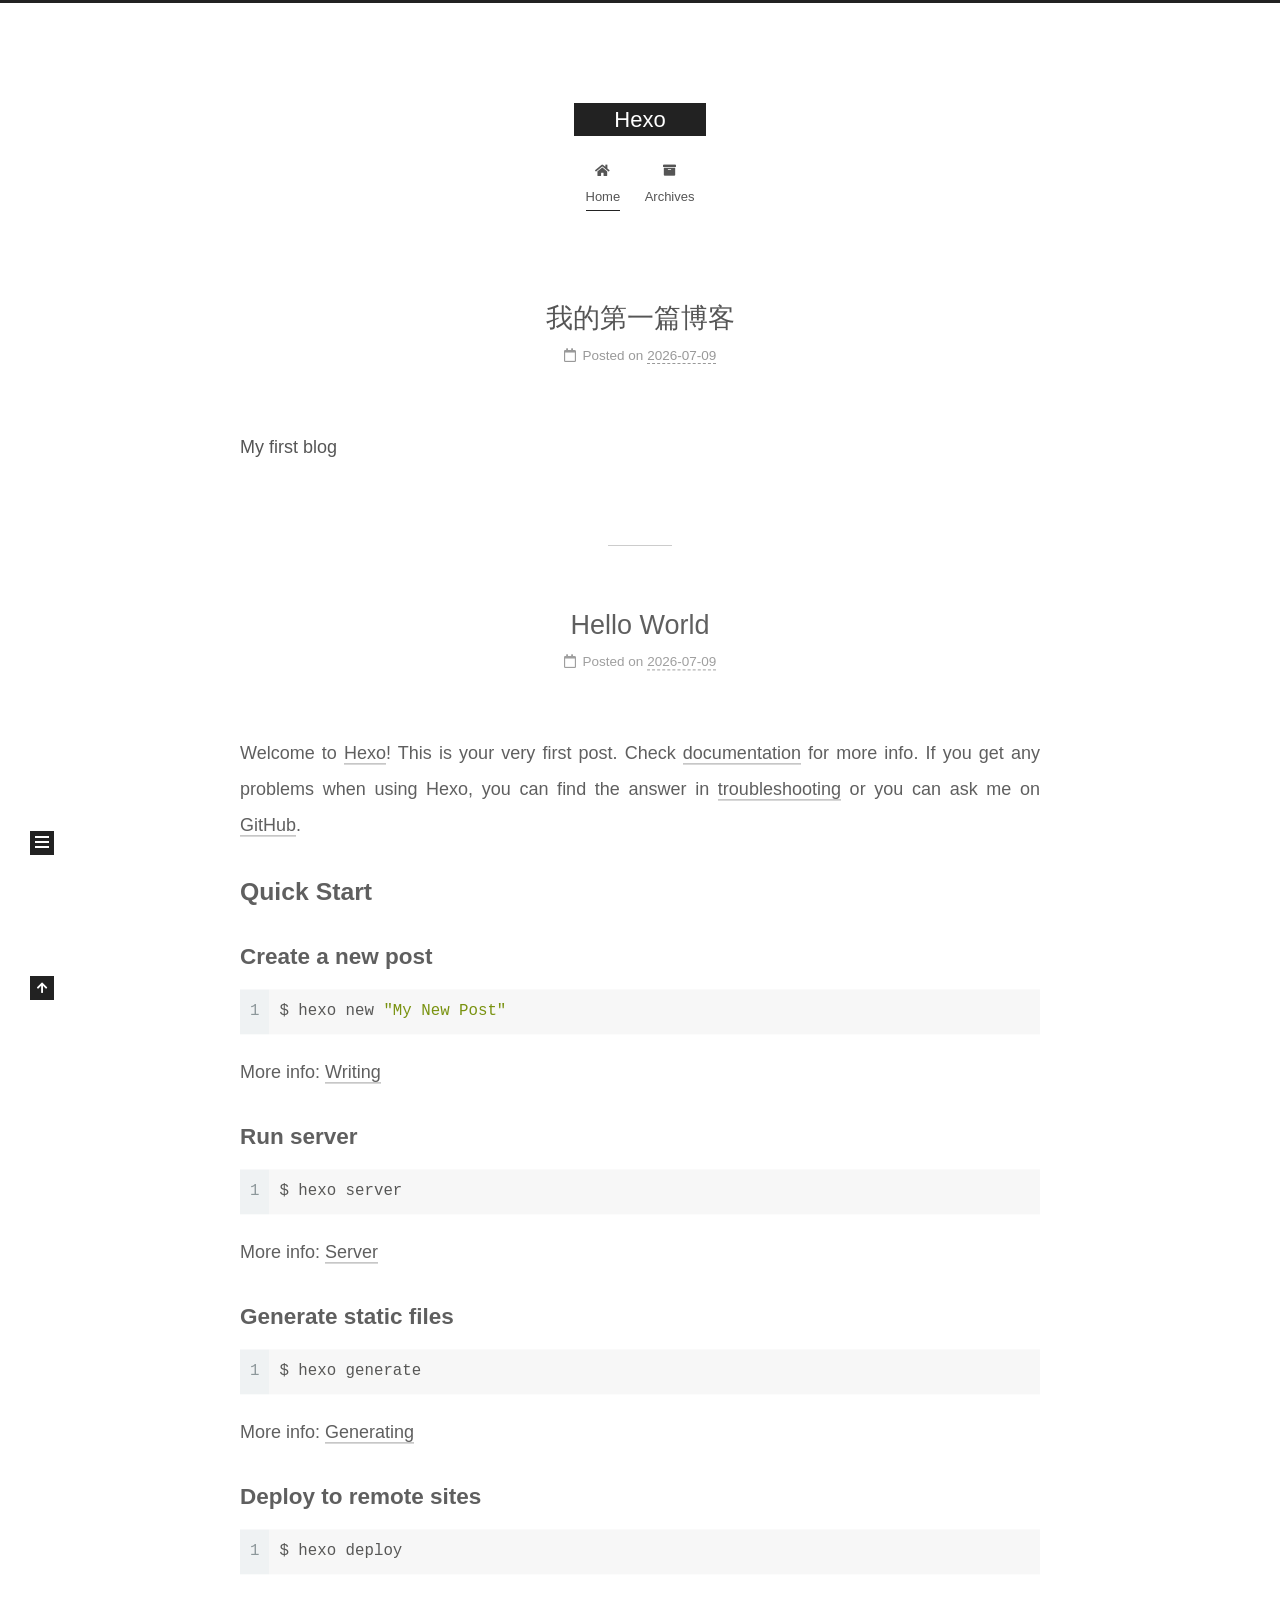
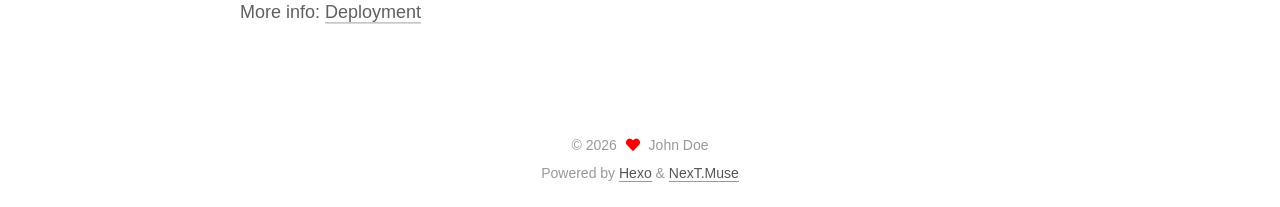
<file: index.html>
<!DOCTYPE html>
<html lang="en">
<head>
  <meta charset="UTF-8">
<meta name="viewport" content="width=device-width, initial-scale=1, maximum-scale=2">
<meta name="theme-color" content="#222">
<meta name="generator" content="Hexo 8.1.2">
  <link rel="apple-touch-icon" sizes="180x180" href="/images/apple-touch-icon-next.png">
  <link rel="icon" type="image/png" sizes="32x32" href="/images/favicon-32x32-next.png">
  <link rel="icon" type="image/png" sizes="16x16" href="/images/favicon-16x16-next.png">
  <link rel="mask-icon" href="/images/logo.svg" color="#222">

<link rel="stylesheet" href="/css/main.css">


<link rel="stylesheet" href="/lib/font-awesome/css/all.min.css">

<script id="hexo-configurations">
    var NexT = window.NexT || {};
    var CONFIG = {"hostname":"37threven.github.io","root":"/","scheme":"Muse","version":"7.8.0","exturl":false,"sidebar":{"position":"left","display":"post","padding":18,"offset":12,"onmobile":false},"copycode":{"enable":false,"show_result":false,"style":null},"back2top":{"enable":true,"sidebar":false,"scrollpercent":false},"bookmark":{"enable":false,"color":"#222","save":"auto"},"fancybox":false,"mediumzoom":false,"lazyload":false,"pangu":false,"comments":{"style":"tabs","active":null,"storage":true,"lazyload":false,"nav":null},"algolia":{"hits":{"per_page":10},"labels":{"input_placeholder":"Search for Posts","hits_empty":"We didn't find any results for the search: ${query}","hits_stats":"${hits} results found in ${time} ms"}},"localsearch":{"enable":false,"trigger":"auto","top_n_per_article":1,"unescape":false,"preload":false},"motion":{"enable":true,"async":false,"transition":{"post_block":"fadeIn","post_header":"slideDownIn","post_body":"slideDownIn","coll_header":"slideLeftIn","sidebar":"slideUpIn"}}};
  </script>

  <meta property="og:type" content="website">
<meta property="og:title" content="Hexo">
<meta property="og:url" content="https://37threven.github.io/index.html">
<meta property="og:site_name" content="Hexo">
<meta property="og:locale" content="en_US">
<meta property="article:author" content="John Doe">
<meta name="twitter:card" content="summary">

<link rel="canonical" href="https://37threven.github.io/">


<script id="page-configurations">
  // https://hexo.io/docs/variables.html
  CONFIG.page = {
    sidebar: "",
    isHome : true,
    isPost : false,
    lang   : 'en'
  };
</script>

  <title>Hexo</title>
  






  <noscript>
  <style>
  .use-motion .brand,
  .use-motion .menu-item,
  .sidebar-inner,
  .use-motion .post-block,
  .use-motion .pagination,
  .use-motion .comments,
  .use-motion .post-header,
  .use-motion .post-body,
  .use-motion .collection-header { opacity: initial; }

  .use-motion .site-title,
  .use-motion .site-subtitle {
    opacity: initial;
    top: initial;
  }

  .use-motion .logo-line-before i { left: initial; }
  .use-motion .logo-line-after i { right: initial; }
  </style>
</noscript>

</head>

<body itemscope itemtype="http://schema.org/WebPage">
  <div class="container use-motion">
    <div class="headband"></div>

    <header class="header" itemscope itemtype="http://schema.org/WPHeader">
      <div class="header-inner"><div class="site-brand-container">
  <div class="site-nav-toggle">
    <div class="toggle" aria-label="Toggle navigation bar">
      <span class="toggle-line toggle-line-first"></span>
      <span class="toggle-line toggle-line-middle"></span>
      <span class="toggle-line toggle-line-last"></span>
    </div>
  </div>

  <div class="site-meta">

    <a href="/" class="brand" rel="start">
      <span class="logo-line-before"><i></i></span>
      <h1 class="site-title">Hexo</h1>
      <span class="logo-line-after"><i></i></span>
    </a>
  </div>

  <div class="site-nav-right">
    <div class="toggle popup-trigger">
    </div>
  </div>
</div>




<nav class="site-nav">
  <ul id="menu" class="main-menu menu">
        <li class="menu-item menu-item-home">

    <a href="/" rel="section"><i class="fa fa-home fa-fw"></i>Home</a>

  </li>
        <li class="menu-item menu-item-archives">

    <a href="/archives/" rel="section"><i class="fa fa-archive fa-fw"></i>Archives</a>

  </li>
  </ul>
</nav>




</div>
    </header>

    
  <div class="back-to-top">
    <i class="fa fa-arrow-up"></i>
    <span>0%</span>
  </div>


    <main class="main">
      <div class="main-inner">
        <div class="content-wrap">
          

          <div class="content index posts-expand">
            
      
  
  
  <article itemscope itemtype="http://schema.org/Article" class="post-block" lang="en">
    <link itemprop="mainEntityOfPage" href="https://37threven.github.io/2026/07/09/%E6%88%91%E7%9A%84%E7%AC%AC%E4%B8%80%E7%AF%87%E5%8D%9A%E5%AE%A2/">

    <span hidden itemprop="author" itemscope itemtype="http://schema.org/Person">
      <meta itemprop="image" content="/images/avatar.gif">
      <meta itemprop="name" content="John Doe">
      <meta itemprop="description" content="">
    </span>

    <span hidden itemprop="publisher" itemscope itemtype="http://schema.org/Organization">
      <meta itemprop="name" content="Hexo">
    </span>
      <header class="post-header">
        <h2 class="post-title" itemprop="name headline">
          
            <a href="/2026/07/09/%E6%88%91%E7%9A%84%E7%AC%AC%E4%B8%80%E7%AF%87%E5%8D%9A%E5%AE%A2/" class="post-title-link" itemprop="url">我的第一篇博客</a>
        </h2>

        <div class="post-meta">
            <span class="post-meta-item">
              <span class="post-meta-item-icon">
                <i class="far fa-calendar"></i>
              </span>
              <span class="post-meta-item-text">Posted on</span>
              

              <time title="Created: 2026-07-09 19:27:09 / Modified: 19:33:40" itemprop="dateCreated datePublished" datetime="2026-07-09T19:27:09+08:00">2026-07-09</time>
            </span>

          

        </div>
      </header>

    
    
    
    <div class="post-body" itemprop="articleBody">

      
          <p>My first blog</p>

      
    </div>

    
    
    
      <footer class="post-footer">
        <div class="post-eof"></div>
      </footer>
  </article>
  
  
  

      
  
  
  <article itemscope itemtype="http://schema.org/Article" class="post-block" lang="en">
    <link itemprop="mainEntityOfPage" href="https://37threven.github.io/2026/07/09/hello-world/">

    <span hidden itemprop="author" itemscope itemtype="http://schema.org/Person">
      <meta itemprop="image" content="/images/avatar.gif">
      <meta itemprop="name" content="John Doe">
      <meta itemprop="description" content="">
    </span>

    <span hidden itemprop="publisher" itemscope itemtype="http://schema.org/Organization">
      <meta itemprop="name" content="Hexo">
    </span>
      <header class="post-header">
        <h2 class="post-title" itemprop="name headline">
          
            <a href="/2026/07/09/hello-world/" class="post-title-link" itemprop="url">Hello World</a>
        </h2>

        <div class="post-meta">
            <span class="post-meta-item">
              <span class="post-meta-item-icon">
                <i class="far fa-calendar"></i>
              </span>
              <span class="post-meta-item-text">Posted on</span>

              <time title="Created: 2026-07-09 18:47:01" itemprop="dateCreated datePublished" datetime="2026-07-09T18:47:01+08:00">2026-07-09</time>
            </span>

          

        </div>
      </header>

    
    
    
    <div class="post-body" itemprop="articleBody">

      
          <p>Welcome to <a target="_blank" rel="noopener" href="https://hexo.io/">Hexo</a>! This is your very first post. Check <a target="_blank" rel="noopener" href="https://hexo.io/docs/">documentation</a> for more info. If you get any problems when using Hexo, you can find the answer in <a target="_blank" rel="noopener" href="https://hexo.io/docs/troubleshooting.html">troubleshooting</a> or you can ask me on <a target="_blank" rel="noopener" href="https://github.com/hexojs/hexo/issues">GitHub</a>.</p>
<h2 id="Quick-Start"><a href="#Quick-Start" class="headerlink" title="Quick Start"></a>Quick Start</h2><h3 id="Create-a-new-post"><a href="#Create-a-new-post" class="headerlink" title="Create a new post"></a>Create a new post</h3><figure class="highlight bash"><table><tr><td class="gutter"><pre><span class="line">1</span><br></pre></td><td class="code"><pre><span class="line">$ hexo new <span class="string">&quot;My New Post&quot;</span></span><br></pre></td></tr></table></figure>

<p>More info: <a target="_blank" rel="noopener" href="https://hexo.io/docs/writing.html">Writing</a></p>
<h3 id="Run-server"><a href="#Run-server" class="headerlink" title="Run server"></a>Run server</h3><figure class="highlight bash"><table><tr><td class="gutter"><pre><span class="line">1</span><br></pre></td><td class="code"><pre><span class="line">$ hexo server</span><br></pre></td></tr></table></figure>

<p>More info: <a target="_blank" rel="noopener" href="https://hexo.io/docs/server.html">Server</a></p>
<h3 id="Generate-static-files"><a href="#Generate-static-files" class="headerlink" title="Generate static files"></a>Generate static files</h3><figure class="highlight bash"><table><tr><td class="gutter"><pre><span class="line">1</span><br></pre></td><td class="code"><pre><span class="line">$ hexo generate</span><br></pre></td></tr></table></figure>

<p>More info: <a target="_blank" rel="noopener" href="https://hexo.io/docs/generating.html">Generating</a></p>
<h3 id="Deploy-to-remote-sites"><a href="#Deploy-to-remote-sites" class="headerlink" title="Deploy to remote sites"></a>Deploy to remote sites</h3><figure class="highlight bash"><table><tr><td class="gutter"><pre><span class="line">1</span><br></pre></td><td class="code"><pre><span class="line">$ hexo deploy</span><br></pre></td></tr></table></figure>

<p>More info: <a target="_blank" rel="noopener" href="https://hexo.io/docs/one-command-deployment.html">Deployment</a></p>

      
    </div>

    
    
    
      <footer class="post-footer">
        <div class="post-eof"></div>
      </footer>
  </article>
  
  
  


  



          </div>
          

<script>
  window.addEventListener('tabs:register', () => {
    let { activeClass } = CONFIG.comments;
    if (CONFIG.comments.storage) {
      activeClass = localStorage.getItem('comments_active') || activeClass;
    }
    if (activeClass) {
      let activeTab = document.querySelector(`a[href="#comment-${activeClass}"]`);
      if (activeTab) {
        activeTab.click();
      }
    }
  });
  if (CONFIG.comments.storage) {
    window.addEventListener('tabs:click', event => {
      if (!event.target.matches('.tabs-comment .tab-content .tab-pane')) return;
      let commentClass = event.target.classList[1];
      localStorage.setItem('comments_active', commentClass);
    });
  }
</script>

        </div>
          
  
  <div class="toggle sidebar-toggle">
    <span class="toggle-line toggle-line-first"></span>
    <span class="toggle-line toggle-line-middle"></span>
    <span class="toggle-line toggle-line-last"></span>
  </div>

  <aside class="sidebar">
    <div class="sidebar-inner">

      <ul class="sidebar-nav motion-element">
        <li class="sidebar-nav-toc">
          Table of Contents
        </li>
        <li class="sidebar-nav-overview">
          Overview
        </li>
      </ul>

      <!--noindex-->
      <div class="post-toc-wrap sidebar-panel">
      </div>
      <!--/noindex-->

      <div class="site-overview-wrap sidebar-panel">
        <div class="site-author motion-element" itemprop="author" itemscope itemtype="http://schema.org/Person">
  <p class="site-author-name" itemprop="name">John Doe</p>
  <div class="site-description" itemprop="description"></div>
</div>
<div class="site-state-wrap motion-element">
  <nav class="site-state">
      <div class="site-state-item site-state-posts">
          <a href="/archives/">
        
          <span class="site-state-item-count">2</span>
          <span class="site-state-item-name">posts</span>
        </a>
      </div>
  </nav>
</div>



      </div>

    </div>
  </aside>
  <div id="sidebar-dimmer"></div>


      </div>
    </main>

    <footer class="footer">
      <div class="footer-inner">
        

        

<div class="copyright">
  
  &copy; 
  <span itemprop="copyrightYear">2026</span>
  <span class="with-love">
    <i class="fa fa-heart"></i>
  </span>
  <span class="author" itemprop="copyrightHolder">John Doe</span>
</div>
  <div class="powered-by">Powered by <a href="https://hexo.io/" class="theme-link" rel="noopener" target="_blank">Hexo</a> & <a href="https://muse.theme-next.org/" class="theme-link" rel="noopener" target="_blank">NexT.Muse</a>
  </div>

        








      </div>
    </footer>
  </div>

  
  <script src="/lib/anime.min.js"></script>
  <script src="/lib/velocity/velocity.min.js"></script>
  <script src="/lib/velocity/velocity.ui.min.js"></script>

<script src="/js/utils.js"></script>

<script src="/js/motion.js"></script>


<script src="/js/schemes/muse.js"></script>


<script src="/js/next-boot.js"></script>




  















  

  

</body>
</html>
</file>
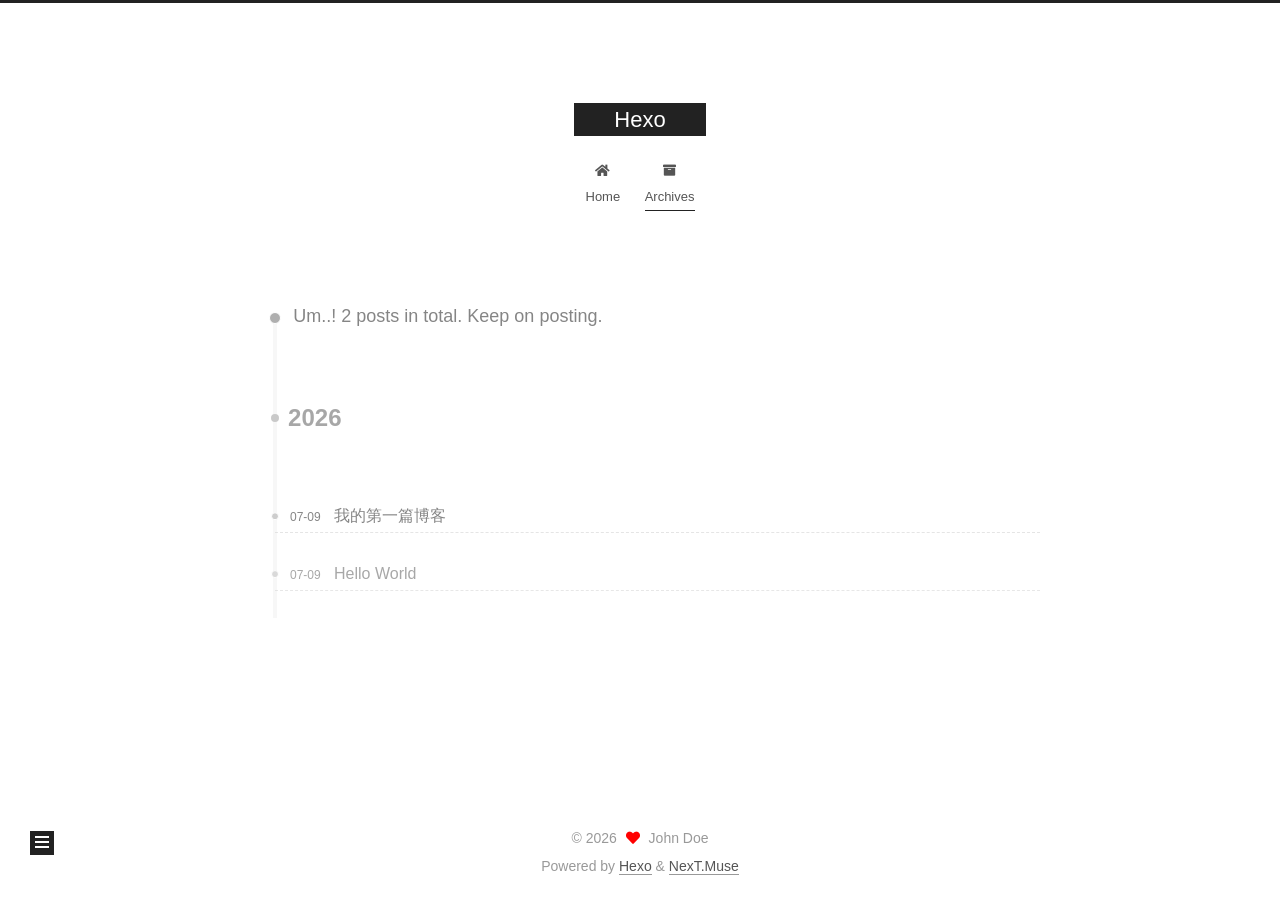
<file: archives/index.html>
<!DOCTYPE html>
<html lang="en">
<head>
  <meta charset="UTF-8">
<meta name="viewport" content="width=device-width, initial-scale=1, maximum-scale=2">
<meta name="theme-color" content="#222">
<meta name="generator" content="Hexo 8.1.2">
  <link rel="apple-touch-icon" sizes="180x180" href="/images/apple-touch-icon-next.png">
  <link rel="icon" type="image/png" sizes="32x32" href="/images/favicon-32x32-next.png">
  <link rel="icon" type="image/png" sizes="16x16" href="/images/favicon-16x16-next.png">
  <link rel="mask-icon" href="/images/logo.svg" color="#222">

<link rel="stylesheet" href="/css/main.css">


<link rel="stylesheet" href="/lib/font-awesome/css/all.min.css">

<script id="hexo-configurations">
    var NexT = window.NexT || {};
    var CONFIG = {"hostname":"37threven.github.io","root":"/","scheme":"Muse","version":"7.8.0","exturl":false,"sidebar":{"position":"left","display":"post","padding":18,"offset":12,"onmobile":false},"copycode":{"enable":false,"show_result":false,"style":null},"back2top":{"enable":true,"sidebar":false,"scrollpercent":false},"bookmark":{"enable":false,"color":"#222","save":"auto"},"fancybox":false,"mediumzoom":false,"lazyload":false,"pangu":false,"comments":{"style":"tabs","active":null,"storage":true,"lazyload":false,"nav":null},"algolia":{"hits":{"per_page":10},"labels":{"input_placeholder":"Search for Posts","hits_empty":"We didn't find any results for the search: ${query}","hits_stats":"${hits} results found in ${time} ms"}},"localsearch":{"enable":false,"trigger":"auto","top_n_per_article":1,"unescape":false,"preload":false},"motion":{"enable":true,"async":false,"transition":{"post_block":"fadeIn","post_header":"slideDownIn","post_body":"slideDownIn","coll_header":"slideLeftIn","sidebar":"slideUpIn"}}};
  </script>

  <meta property="og:type" content="website">
<meta property="og:title" content="Hexo">
<meta property="og:url" content="https://37threven.github.io/archives/index.html">
<meta property="og:site_name" content="Hexo">
<meta property="og:locale" content="en_US">
<meta property="article:author" content="John Doe">
<meta name="twitter:card" content="summary">

<link rel="canonical" href="https://37threven.github.io/archives/">


<script id="page-configurations">
  // https://hexo.io/docs/variables.html
  CONFIG.page = {
    sidebar: "",
    isHome : false,
    isPost : false,
    lang   : 'en'
  };
</script>

  <title>Archive | Hexo</title>
  






  <noscript>
  <style>
  .use-motion .brand,
  .use-motion .menu-item,
  .sidebar-inner,
  .use-motion .post-block,
  .use-motion .pagination,
  .use-motion .comments,
  .use-motion .post-header,
  .use-motion .post-body,
  .use-motion .collection-header { opacity: initial; }

  .use-motion .site-title,
  .use-motion .site-subtitle {
    opacity: initial;
    top: initial;
  }

  .use-motion .logo-line-before i { left: initial; }
  .use-motion .logo-line-after i { right: initial; }
  </style>
</noscript>

</head>

<body itemscope itemtype="http://schema.org/WebPage">
  <div class="container use-motion">
    <div class="headband"></div>

    <header class="header" itemscope itemtype="http://schema.org/WPHeader">
      <div class="header-inner"><div class="site-brand-container">
  <div class="site-nav-toggle">
    <div class="toggle" aria-label="Toggle navigation bar">
      <span class="toggle-line toggle-line-first"></span>
      <span class="toggle-line toggle-line-middle"></span>
      <span class="toggle-line toggle-line-last"></span>
    </div>
  </div>

  <div class="site-meta">

    <a href="/" class="brand" rel="start">
      <span class="logo-line-before"><i></i></span>
      <h1 class="site-title">Hexo</h1>
      <span class="logo-line-after"><i></i></span>
    </a>
  </div>

  <div class="site-nav-right">
    <div class="toggle popup-trigger">
    </div>
  </div>
</div>




<nav class="site-nav">
  <ul id="menu" class="main-menu menu">
        <li class="menu-item menu-item-home">

    <a href="/" rel="section"><i class="fa fa-home fa-fw"></i>Home</a>

  </li>
        <li class="menu-item menu-item-archives">

    <a href="/archives/" rel="section"><i class="fa fa-archive fa-fw"></i>Archives</a>

  </li>
  </ul>
</nav>




</div>
    </header>

    
  <div class="back-to-top">
    <i class="fa fa-arrow-up"></i>
    <span>0%</span>
  </div>


    <main class="main">
      <div class="main-inner">
        <div class="content-wrap">
          

          <div class="content archive">
            

  
  
  
  <div class="post-block">
    <div class="posts-collapse">
      <div class="collection-title">
        <span class="collection-header">Um..! 2 posts in total. Keep on posting.</span>
      </div>

      
    <div class="collection-year">
      <span class="collection-header">2026</span>
    </div>

  <article itemscope itemtype="http://schema.org/Article">
    <header class="post-header">

      <div class="post-meta">
        <time itemprop="dateCreated"
              datetime="2026-07-09T19:27:09+08:00"
              content="2026-07-09">
          07-09
        </time>
      </div>

      <div class="post-title">
          <a class="post-title-link" href="/2026/07/09/%E6%88%91%E7%9A%84%E7%AC%AC%E4%B8%80%E7%AF%87%E5%8D%9A%E5%AE%A2/" itemprop="url">
            <span itemprop="name">我的第一篇博客</span>
          </a>
      </div>

    </header>
  </article>

  <article itemscope itemtype="http://schema.org/Article">
    <header class="post-header">

      <div class="post-meta">
        <time itemprop="dateCreated"
              datetime="2026-07-09T18:47:01+08:00"
              content="2026-07-09">
          07-09
        </time>
      </div>

      <div class="post-title">
          <a class="post-title-link" href="/2026/07/09/hello-world/" itemprop="url">
            <span itemprop="name">Hello World</span>
          </a>
      </div>

    </header>
  </article>


    </div>
  </div>
  
  
  

  



          </div>
          

<script>
  window.addEventListener('tabs:register', () => {
    let { activeClass } = CONFIG.comments;
    if (CONFIG.comments.storage) {
      activeClass = localStorage.getItem('comments_active') || activeClass;
    }
    if (activeClass) {
      let activeTab = document.querySelector(`a[href="#comment-${activeClass}"]`);
      if (activeTab) {
        activeTab.click();
      }
    }
  });
  if (CONFIG.comments.storage) {
    window.addEventListener('tabs:click', event => {
      if (!event.target.matches('.tabs-comment .tab-content .tab-pane')) return;
      let commentClass = event.target.classList[1];
      localStorage.setItem('comments_active', commentClass);
    });
  }
</script>

        </div>
          
  
  <div class="toggle sidebar-toggle">
    <span class="toggle-line toggle-line-first"></span>
    <span class="toggle-line toggle-line-middle"></span>
    <span class="toggle-line toggle-line-last"></span>
  </div>

  <aside class="sidebar">
    <div class="sidebar-inner">

      <ul class="sidebar-nav motion-element">
        <li class="sidebar-nav-toc">
          Table of Contents
        </li>
        <li class="sidebar-nav-overview">
          Overview
        </li>
      </ul>

      <!--noindex-->
      <div class="post-toc-wrap sidebar-panel">
      </div>
      <!--/noindex-->

      <div class="site-overview-wrap sidebar-panel">
        <div class="site-author motion-element" itemprop="author" itemscope itemtype="http://schema.org/Person">
  <p class="site-author-name" itemprop="name">John Doe</p>
  <div class="site-description" itemprop="description"></div>
</div>
<div class="site-state-wrap motion-element">
  <nav class="site-state">
      <div class="site-state-item site-state-posts">
          <a href="/archives/">
        
          <span class="site-state-item-count">2</span>
          <span class="site-state-item-name">posts</span>
        </a>
      </div>
  </nav>
</div>



      </div>

    </div>
  </aside>
  <div id="sidebar-dimmer"></div>


      </div>
    </main>

    <footer class="footer">
      <div class="footer-inner">
        

        

<div class="copyright">
  
  &copy; 
  <span itemprop="copyrightYear">2026</span>
  <span class="with-love">
    <i class="fa fa-heart"></i>
  </span>
  <span class="author" itemprop="copyrightHolder">John Doe</span>
</div>
  <div class="powered-by">Powered by <a href="https://hexo.io/" class="theme-link" rel="noopener" target="_blank">Hexo</a> & <a href="https://muse.theme-next.org/" class="theme-link" rel="noopener" target="_blank">NexT.Muse</a>
  </div>

        








      </div>
    </footer>
  </div>

  
  <script src="/lib/anime.min.js"></script>
  <script src="/lib/velocity/velocity.min.js"></script>
  <script src="/lib/velocity/velocity.ui.min.js"></script>

<script src="/js/utils.js"></script>

<script src="/js/motion.js"></script>


<script src="/js/schemes/muse.js"></script>


<script src="/js/next-boot.js"></script>




  















  

  

</body>
</html>
</file>
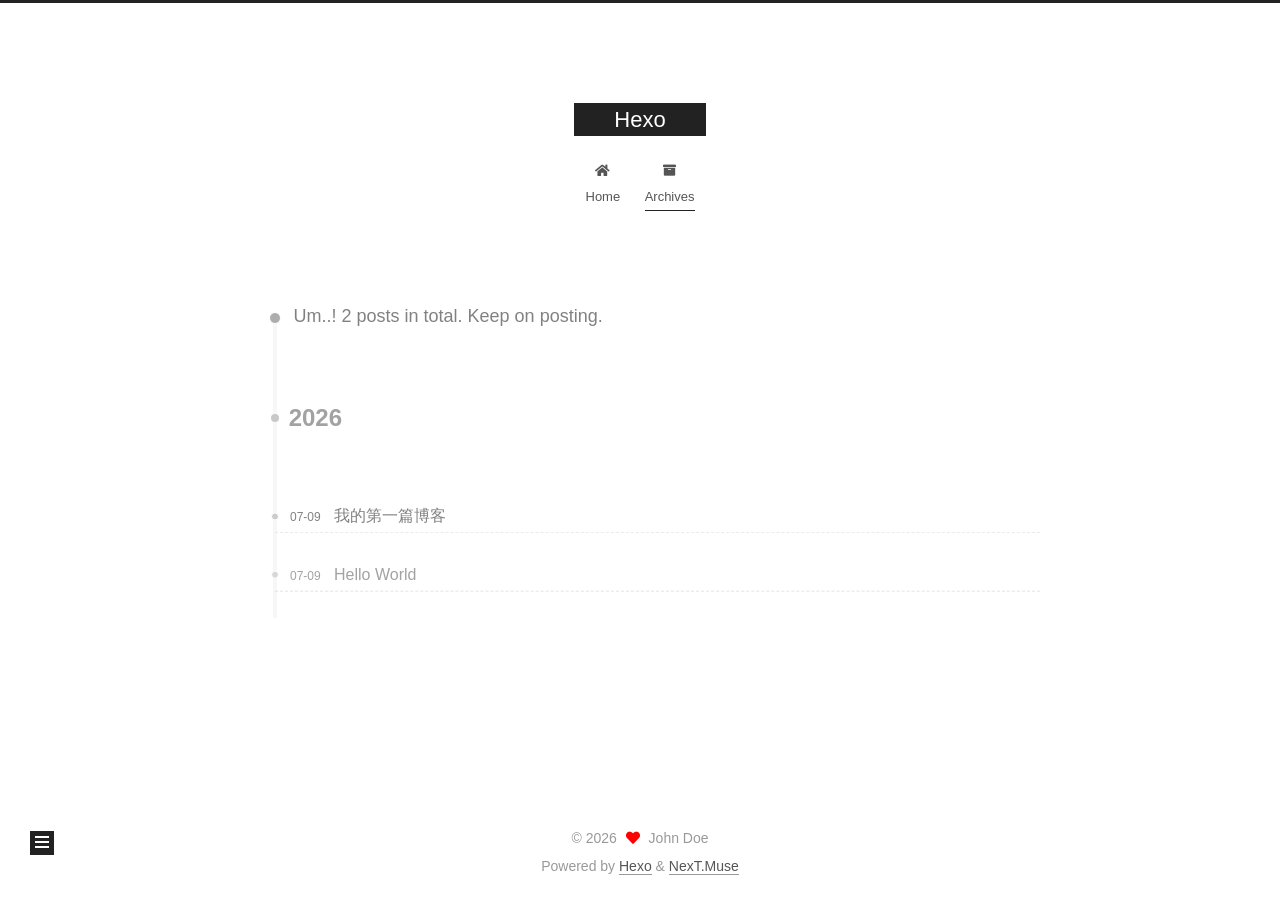
<file: archives/2026/index.html>
<!DOCTYPE html>
<html lang="en">
<head>
  <meta charset="UTF-8">
<meta name="viewport" content="width=device-width, initial-scale=1, maximum-scale=2">
<meta name="theme-color" content="#222">
<meta name="generator" content="Hexo 8.1.2">
  <link rel="apple-touch-icon" sizes="180x180" href="/images/apple-touch-icon-next.png">
  <link rel="icon" type="image/png" sizes="32x32" href="/images/favicon-32x32-next.png">
  <link rel="icon" type="image/png" sizes="16x16" href="/images/favicon-16x16-next.png">
  <link rel="mask-icon" href="/images/logo.svg" color="#222">

<link rel="stylesheet" href="/css/main.css">


<link rel="stylesheet" href="/lib/font-awesome/css/all.min.css">

<script id="hexo-configurations">
    var NexT = window.NexT || {};
    var CONFIG = {"hostname":"37threven.github.io","root":"/","scheme":"Muse","version":"7.8.0","exturl":false,"sidebar":{"position":"left","display":"post","padding":18,"offset":12,"onmobile":false},"copycode":{"enable":false,"show_result":false,"style":null},"back2top":{"enable":true,"sidebar":false,"scrollpercent":false},"bookmark":{"enable":false,"color":"#222","save":"auto"},"fancybox":false,"mediumzoom":false,"lazyload":false,"pangu":false,"comments":{"style":"tabs","active":null,"storage":true,"lazyload":false,"nav":null},"algolia":{"hits":{"per_page":10},"labels":{"input_placeholder":"Search for Posts","hits_empty":"We didn't find any results for the search: ${query}","hits_stats":"${hits} results found in ${time} ms"}},"localsearch":{"enable":false,"trigger":"auto","top_n_per_article":1,"unescape":false,"preload":false},"motion":{"enable":true,"async":false,"transition":{"post_block":"fadeIn","post_header":"slideDownIn","post_body":"slideDownIn","coll_header":"slideLeftIn","sidebar":"slideUpIn"}}};
  </script>

  <meta property="og:type" content="website">
<meta property="og:title" content="Hexo">
<meta property="og:url" content="https://37threven.github.io/archives/2026/index.html">
<meta property="og:site_name" content="Hexo">
<meta property="og:locale" content="en_US">
<meta property="article:author" content="John Doe">
<meta name="twitter:card" content="summary">

<link rel="canonical" href="https://37threven.github.io/archives/2026/">


<script id="page-configurations">
  // https://hexo.io/docs/variables.html
  CONFIG.page = {
    sidebar: "",
    isHome : false,
    isPost : false,
    lang   : 'en'
  };
</script>

  <title>Archive | Hexo</title>
  






  <noscript>
  <style>
  .use-motion .brand,
  .use-motion .menu-item,
  .sidebar-inner,
  .use-motion .post-block,
  .use-motion .pagination,
  .use-motion .comments,
  .use-motion .post-header,
  .use-motion .post-body,
  .use-motion .collection-header { opacity: initial; }

  .use-motion .site-title,
  .use-motion .site-subtitle {
    opacity: initial;
    top: initial;
  }

  .use-motion .logo-line-before i { left: initial; }
  .use-motion .logo-line-after i { right: initial; }
  </style>
</noscript>

</head>

<body itemscope itemtype="http://schema.org/WebPage">
  <div class="container use-motion">
    <div class="headband"></div>

    <header class="header" itemscope itemtype="http://schema.org/WPHeader">
      <div class="header-inner"><div class="site-brand-container">
  <div class="site-nav-toggle">
    <div class="toggle" aria-label="Toggle navigation bar">
      <span class="toggle-line toggle-line-first"></span>
      <span class="toggle-line toggle-line-middle"></span>
      <span class="toggle-line toggle-line-last"></span>
    </div>
  </div>

  <div class="site-meta">

    <a href="/" class="brand" rel="start">
      <span class="logo-line-before"><i></i></span>
      <h1 class="site-title">Hexo</h1>
      <span class="logo-line-after"><i></i></span>
    </a>
  </div>

  <div class="site-nav-right">
    <div class="toggle popup-trigger">
    </div>
  </div>
</div>




<nav class="site-nav">
  <ul id="menu" class="main-menu menu">
        <li class="menu-item menu-item-home">

    <a href="/" rel="section"><i class="fa fa-home fa-fw"></i>Home</a>

  </li>
        <li class="menu-item menu-item-archives">

    <a href="/archives/" rel="section"><i class="fa fa-archive fa-fw"></i>Archives</a>

  </li>
  </ul>
</nav>




</div>
    </header>

    
  <div class="back-to-top">
    <i class="fa fa-arrow-up"></i>
    <span>0%</span>
  </div>


    <main class="main">
      <div class="main-inner">
        <div class="content-wrap">
          

          <div class="content archive">
            

  
  
  
  <div class="post-block">
    <div class="posts-collapse">
      <div class="collection-title">
        <span class="collection-header">Um..! 2 posts in total. Keep on posting.</span>
      </div>

      
    <div class="collection-year">
      <span class="collection-header">2026</span>
    </div>

  <article itemscope itemtype="http://schema.org/Article">
    <header class="post-header">

      <div class="post-meta">
        <time itemprop="dateCreated"
              datetime="2026-07-09T19:27:09+08:00"
              content="2026-07-09">
          07-09
        </time>
      </div>

      <div class="post-title">
          <a class="post-title-link" href="/2026/07/09/%E6%88%91%E7%9A%84%E7%AC%AC%E4%B8%80%E7%AF%87%E5%8D%9A%E5%AE%A2/" itemprop="url">
            <span itemprop="name">我的第一篇博客</span>
          </a>
      </div>

    </header>
  </article>

  <article itemscope itemtype="http://schema.org/Article">
    <header class="post-header">

      <div class="post-meta">
        <time itemprop="dateCreated"
              datetime="2026-07-09T18:47:01+08:00"
              content="2026-07-09">
          07-09
        </time>
      </div>

      <div class="post-title">
          <a class="post-title-link" href="/2026/07/09/hello-world/" itemprop="url">
            <span itemprop="name">Hello World</span>
          </a>
      </div>

    </header>
  </article>


    </div>
  </div>
  
  
  

  



          </div>
          

<script>
  window.addEventListener('tabs:register', () => {
    let { activeClass } = CONFIG.comments;
    if (CONFIG.comments.storage) {
      activeClass = localStorage.getItem('comments_active') || activeClass;
    }
    if (activeClass) {
      let activeTab = document.querySelector(`a[href="#comment-${activeClass}"]`);
      if (activeTab) {
        activeTab.click();
      }
    }
  });
  if (CONFIG.comments.storage) {
    window.addEventListener('tabs:click', event => {
      if (!event.target.matches('.tabs-comment .tab-content .tab-pane')) return;
      let commentClass = event.target.classList[1];
      localStorage.setItem('comments_active', commentClass);
    });
  }
</script>

        </div>
          
  
  <div class="toggle sidebar-toggle">
    <span class="toggle-line toggle-line-first"></span>
    <span class="toggle-line toggle-line-middle"></span>
    <span class="toggle-line toggle-line-last"></span>
  </div>

  <aside class="sidebar">
    <div class="sidebar-inner">

      <ul class="sidebar-nav motion-element">
        <li class="sidebar-nav-toc">
          Table of Contents
        </li>
        <li class="sidebar-nav-overview">
          Overview
        </li>
      </ul>

      <!--noindex-->
      <div class="post-toc-wrap sidebar-panel">
      </div>
      <!--/noindex-->

      <div class="site-overview-wrap sidebar-panel">
        <div class="site-author motion-element" itemprop="author" itemscope itemtype="http://schema.org/Person">
  <p class="site-author-name" itemprop="name">John Doe</p>
  <div class="site-description" itemprop="description"></div>
</div>
<div class="site-state-wrap motion-element">
  <nav class="site-state">
      <div class="site-state-item site-state-posts">
          <a href="/archives/">
        
          <span class="site-state-item-count">2</span>
          <span class="site-state-item-name">posts</span>
        </a>
      </div>
  </nav>
</div>



      </div>

    </div>
  </aside>
  <div id="sidebar-dimmer"></div>


      </div>
    </main>

    <footer class="footer">
      <div class="footer-inner">
        

        

<div class="copyright">
  
  &copy; 
  <span itemprop="copyrightYear">2026</span>
  <span class="with-love">
    <i class="fa fa-heart"></i>
  </span>
  <span class="author" itemprop="copyrightHolder">John Doe</span>
</div>
  <div class="powered-by">Powered by <a href="https://hexo.io/" class="theme-link" rel="noopener" target="_blank">Hexo</a> & <a href="https://muse.theme-next.org/" class="theme-link" rel="noopener" target="_blank">NexT.Muse</a>
  </div>

        








      </div>
    </footer>
  </div>

  
  <script src="/lib/anime.min.js"></script>
  <script src="/lib/velocity/velocity.min.js"></script>
  <script src="/lib/velocity/velocity.ui.min.js"></script>

<script src="/js/utils.js"></script>

<script src="/js/motion.js"></script>


<script src="/js/schemes/muse.js"></script>


<script src="/js/next-boot.js"></script>




  















  

  

</body>
</html>
</file>
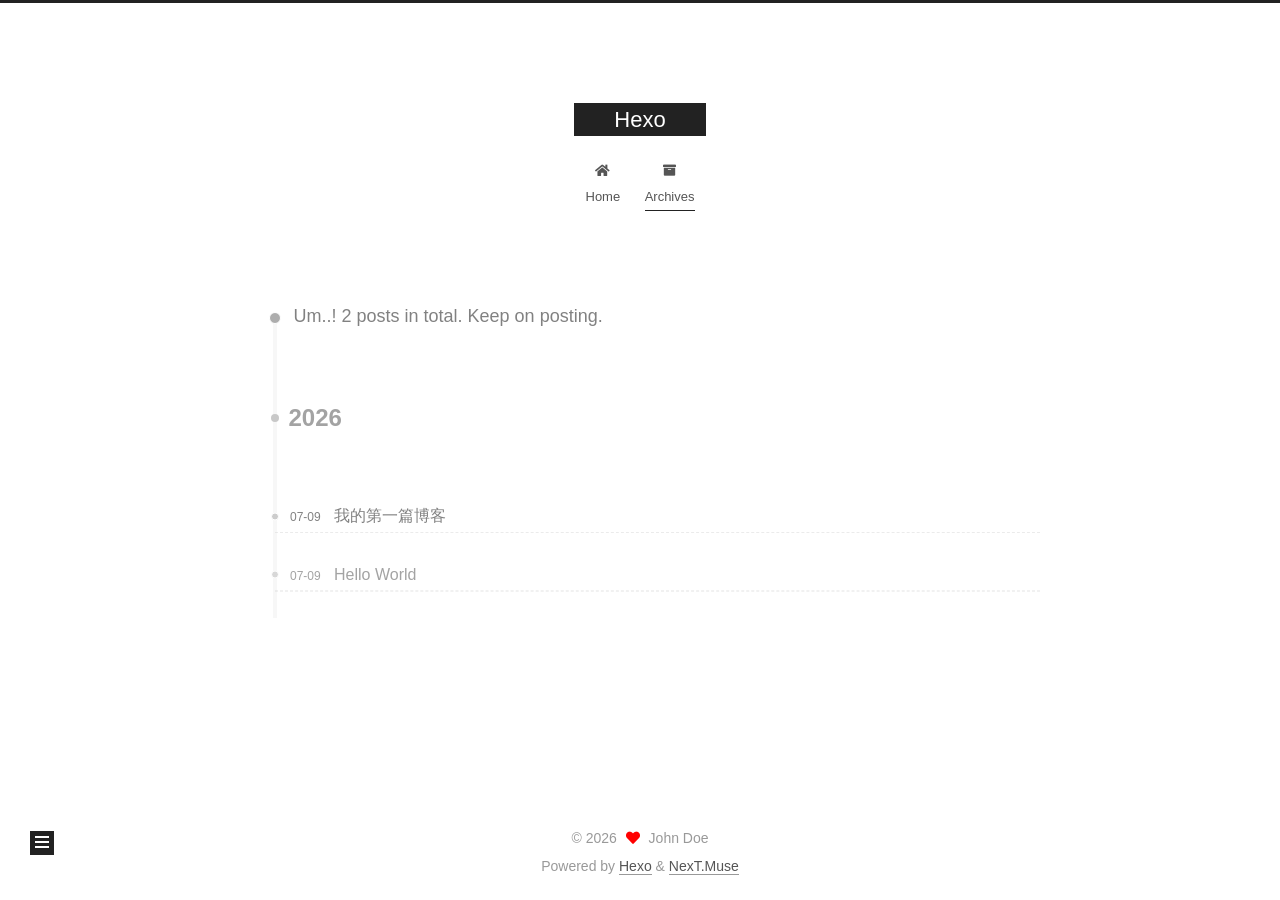
<file: archives/2026/07/index.html>
<!DOCTYPE html>
<html lang="en">
<head>
  <meta charset="UTF-8">
<meta name="viewport" content="width=device-width, initial-scale=1, maximum-scale=2">
<meta name="theme-color" content="#222">
<meta name="generator" content="Hexo 8.1.2">
  <link rel="apple-touch-icon" sizes="180x180" href="/images/apple-touch-icon-next.png">
  <link rel="icon" type="image/png" sizes="32x32" href="/images/favicon-32x32-next.png">
  <link rel="icon" type="image/png" sizes="16x16" href="/images/favicon-16x16-next.png">
  <link rel="mask-icon" href="/images/logo.svg" color="#222">

<link rel="stylesheet" href="/css/main.css">


<link rel="stylesheet" href="/lib/font-awesome/css/all.min.css">

<script id="hexo-configurations">
    var NexT = window.NexT || {};
    var CONFIG = {"hostname":"37threven.github.io","root":"/","scheme":"Muse","version":"7.8.0","exturl":false,"sidebar":{"position":"left","display":"post","padding":18,"offset":12,"onmobile":false},"copycode":{"enable":false,"show_result":false,"style":null},"back2top":{"enable":true,"sidebar":false,"scrollpercent":false},"bookmark":{"enable":false,"color":"#222","save":"auto"},"fancybox":false,"mediumzoom":false,"lazyload":false,"pangu":false,"comments":{"style":"tabs","active":null,"storage":true,"lazyload":false,"nav":null},"algolia":{"hits":{"per_page":10},"labels":{"input_placeholder":"Search for Posts","hits_empty":"We didn't find any results for the search: ${query}","hits_stats":"${hits} results found in ${time} ms"}},"localsearch":{"enable":false,"trigger":"auto","top_n_per_article":1,"unescape":false,"preload":false},"motion":{"enable":true,"async":false,"transition":{"post_block":"fadeIn","post_header":"slideDownIn","post_body":"slideDownIn","coll_header":"slideLeftIn","sidebar":"slideUpIn"}}};
  </script>

  <meta property="og:type" content="website">
<meta property="og:title" content="Hexo">
<meta property="og:url" content="https://37threven.github.io/archives/2026/07/index.html">
<meta property="og:site_name" content="Hexo">
<meta property="og:locale" content="en_US">
<meta property="article:author" content="John Doe">
<meta name="twitter:card" content="summary">

<link rel="canonical" href="https://37threven.github.io/archives/2026/07/">


<script id="page-configurations">
  // https://hexo.io/docs/variables.html
  CONFIG.page = {
    sidebar: "",
    isHome : false,
    isPost : false,
    lang   : 'en'
  };
</script>

  <title>Archive | Hexo</title>
  






  <noscript>
  <style>
  .use-motion .brand,
  .use-motion .menu-item,
  .sidebar-inner,
  .use-motion .post-block,
  .use-motion .pagination,
  .use-motion .comments,
  .use-motion .post-header,
  .use-motion .post-body,
  .use-motion .collection-header { opacity: initial; }

  .use-motion .site-title,
  .use-motion .site-subtitle {
    opacity: initial;
    top: initial;
  }

  .use-motion .logo-line-before i { left: initial; }
  .use-motion .logo-line-after i { right: initial; }
  </style>
</noscript>

</head>

<body itemscope itemtype="http://schema.org/WebPage">
  <div class="container use-motion">
    <div class="headband"></div>

    <header class="header" itemscope itemtype="http://schema.org/WPHeader">
      <div class="header-inner"><div class="site-brand-container">
  <div class="site-nav-toggle">
    <div class="toggle" aria-label="Toggle navigation bar">
      <span class="toggle-line toggle-line-first"></span>
      <span class="toggle-line toggle-line-middle"></span>
      <span class="toggle-line toggle-line-last"></span>
    </div>
  </div>

  <div class="site-meta">

    <a href="/" class="brand" rel="start">
      <span class="logo-line-before"><i></i></span>
      <h1 class="site-title">Hexo</h1>
      <span class="logo-line-after"><i></i></span>
    </a>
  </div>

  <div class="site-nav-right">
    <div class="toggle popup-trigger">
    </div>
  </div>
</div>




<nav class="site-nav">
  <ul id="menu" class="main-menu menu">
        <li class="menu-item menu-item-home">

    <a href="/" rel="section"><i class="fa fa-home fa-fw"></i>Home</a>

  </li>
        <li class="menu-item menu-item-archives">

    <a href="/archives/" rel="section"><i class="fa fa-archive fa-fw"></i>Archives</a>

  </li>
  </ul>
</nav>




</div>
    </header>

    
  <div class="back-to-top">
    <i class="fa fa-arrow-up"></i>
    <span>0%</span>
  </div>


    <main class="main">
      <div class="main-inner">
        <div class="content-wrap">
          

          <div class="content archive">
            

  
  
  
  <div class="post-block">
    <div class="posts-collapse">
      <div class="collection-title">
        <span class="collection-header">Um..! 2 posts in total. Keep on posting.</span>
      </div>

      
    <div class="collection-year">
      <span class="collection-header">2026</span>
    </div>

  <article itemscope itemtype="http://schema.org/Article">
    <header class="post-header">

      <div class="post-meta">
        <time itemprop="dateCreated"
              datetime="2026-07-09T19:27:09+08:00"
              content="2026-07-09">
          07-09
        </time>
      </div>

      <div class="post-title">
          <a class="post-title-link" href="/2026/07/09/%E6%88%91%E7%9A%84%E7%AC%AC%E4%B8%80%E7%AF%87%E5%8D%9A%E5%AE%A2/" itemprop="url">
            <span itemprop="name">我的第一篇博客</span>
          </a>
      </div>

    </header>
  </article>

  <article itemscope itemtype="http://schema.org/Article">
    <header class="post-header">

      <div class="post-meta">
        <time itemprop="dateCreated"
              datetime="2026-07-09T18:47:01+08:00"
              content="2026-07-09">
          07-09
        </time>
      </div>

      <div class="post-title">
          <a class="post-title-link" href="/2026/07/09/hello-world/" itemprop="url">
            <span itemprop="name">Hello World</span>
          </a>
      </div>

    </header>
  </article>


    </div>
  </div>
  
  
  

  



          </div>
          

<script>
  window.addEventListener('tabs:register', () => {
    let { activeClass } = CONFIG.comments;
    if (CONFIG.comments.storage) {
      activeClass = localStorage.getItem('comments_active') || activeClass;
    }
    if (activeClass) {
      let activeTab = document.querySelector(`a[href="#comment-${activeClass}"]`);
      if (activeTab) {
        activeTab.click();
      }
    }
  });
  if (CONFIG.comments.storage) {
    window.addEventListener('tabs:click', event => {
      if (!event.target.matches('.tabs-comment .tab-content .tab-pane')) return;
      let commentClass = event.target.classList[1];
      localStorage.setItem('comments_active', commentClass);
    });
  }
</script>

        </div>
          
  
  <div class="toggle sidebar-toggle">
    <span class="toggle-line toggle-line-first"></span>
    <span class="toggle-line toggle-line-middle"></span>
    <span class="toggle-line toggle-line-last"></span>
  </div>

  <aside class="sidebar">
    <div class="sidebar-inner">

      <ul class="sidebar-nav motion-element">
        <li class="sidebar-nav-toc">
          Table of Contents
        </li>
        <li class="sidebar-nav-overview">
          Overview
        </li>
      </ul>

      <!--noindex-->
      <div class="post-toc-wrap sidebar-panel">
      </div>
      <!--/noindex-->

      <div class="site-overview-wrap sidebar-panel">
        <div class="site-author motion-element" itemprop="author" itemscope itemtype="http://schema.org/Person">
  <p class="site-author-name" itemprop="name">John Doe</p>
  <div class="site-description" itemprop="description"></div>
</div>
<div class="site-state-wrap motion-element">
  <nav class="site-state">
      <div class="site-state-item site-state-posts">
          <a href="/archives/">
        
          <span class="site-state-item-count">2</span>
          <span class="site-state-item-name">posts</span>
        </a>
      </div>
  </nav>
</div>



      </div>

    </div>
  </aside>
  <div id="sidebar-dimmer"></div>


      </div>
    </main>

    <footer class="footer">
      <div class="footer-inner">
        

        

<div class="copyright">
  
  &copy; 
  <span itemprop="copyrightYear">2026</span>
  <span class="with-love">
    <i class="fa fa-heart"></i>
  </span>
  <span class="author" itemprop="copyrightHolder">John Doe</span>
</div>
  <div class="powered-by">Powered by <a href="https://hexo.io/" class="theme-link" rel="noopener" target="_blank">Hexo</a> & <a href="https://muse.theme-next.org/" class="theme-link" rel="noopener" target="_blank">NexT.Muse</a>
  </div>

        








      </div>
    </footer>
  </div>

  
  <script src="/lib/anime.min.js"></script>
  <script src="/lib/velocity/velocity.min.js"></script>
  <script src="/lib/velocity/velocity.ui.min.js"></script>

<script src="/js/utils.js"></script>

<script src="/js/motion.js"></script>


<script src="/js/schemes/muse.js"></script>


<script src="/js/next-boot.js"></script>




  















  

  

</body>
</html>
</file>
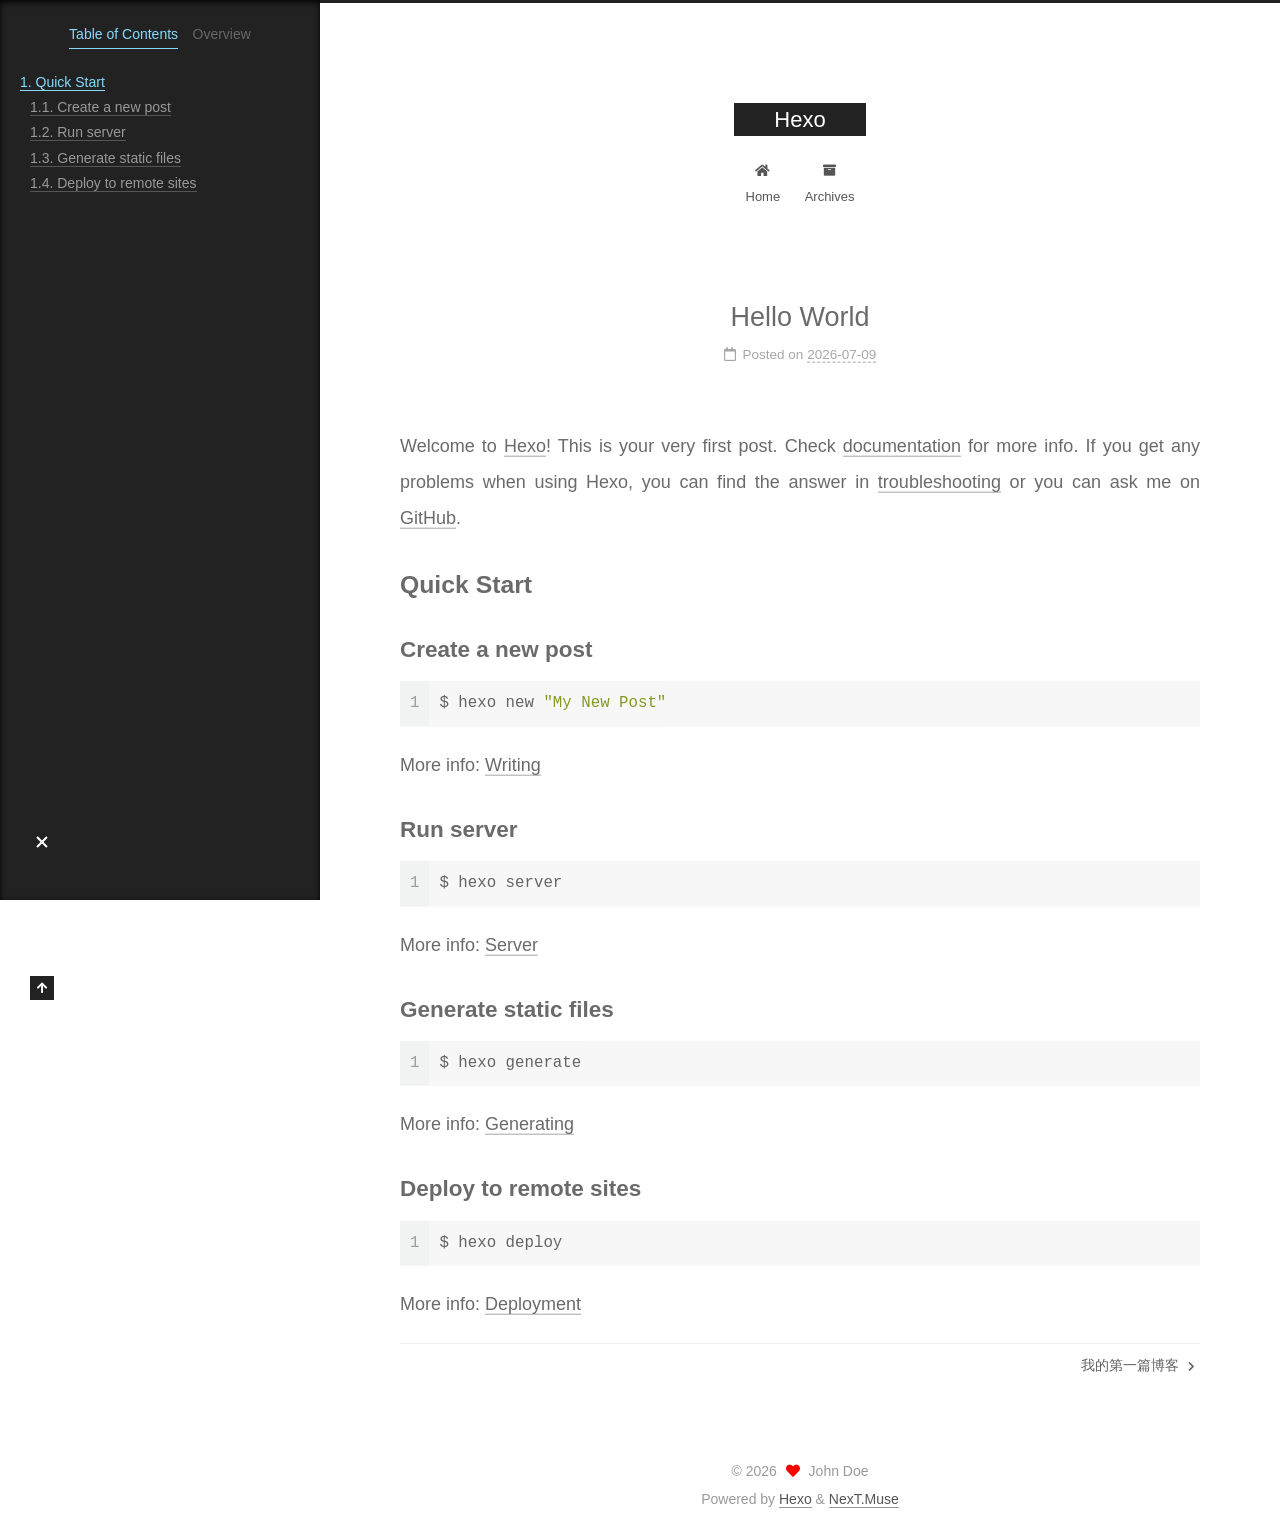
<file: 2026/07/09/hello-world/index.html>
<!DOCTYPE html>
<html lang="en">
<head>
  <meta charset="UTF-8">
<meta name="viewport" content="width=device-width, initial-scale=1, maximum-scale=2">
<meta name="theme-color" content="#222">
<meta name="generator" content="Hexo 8.1.2">
  <link rel="apple-touch-icon" sizes="180x180" href="/images/apple-touch-icon-next.png">
  <link rel="icon" type="image/png" sizes="32x32" href="/images/favicon-32x32-next.png">
  <link rel="icon" type="image/png" sizes="16x16" href="/images/favicon-16x16-next.png">
  <link rel="mask-icon" href="/images/logo.svg" color="#222">

<link rel="stylesheet" href="/css/main.css">


<link rel="stylesheet" href="/lib/font-awesome/css/all.min.css">

<script id="hexo-configurations">
    var NexT = window.NexT || {};
    var CONFIG = {"hostname":"37threven.github.io","root":"/","scheme":"Muse","version":"7.8.0","exturl":false,"sidebar":{"position":"left","display":"post","padding":18,"offset":12,"onmobile":false},"copycode":{"enable":false,"show_result":false,"style":null},"back2top":{"enable":true,"sidebar":false,"scrollpercent":false},"bookmark":{"enable":false,"color":"#222","save":"auto"},"fancybox":false,"mediumzoom":false,"lazyload":false,"pangu":false,"comments":{"style":"tabs","active":null,"storage":true,"lazyload":false,"nav":null},"algolia":{"hits":{"per_page":10},"labels":{"input_placeholder":"Search for Posts","hits_empty":"We didn't find any results for the search: ${query}","hits_stats":"${hits} results found in ${time} ms"}},"localsearch":{"enable":false,"trigger":"auto","top_n_per_article":1,"unescape":false,"preload":false},"motion":{"enable":true,"async":false,"transition":{"post_block":"fadeIn","post_header":"slideDownIn","post_body":"slideDownIn","coll_header":"slideLeftIn","sidebar":"slideUpIn"}}};
  </script>

  <meta name="description" content="Welcome to Hexo! This is your very first post. Check documentation for more info. If you get any problems when using Hexo, you can find the answer in troubleshooting or you can ask me on GitHub. Quick">
<meta property="og:type" content="article">
<meta property="og:title" content="Hello World">
<meta property="og:url" content="https://37threven.github.io/2026/07/09/hello-world/index.html">
<meta property="og:site_name" content="Hexo">
<meta property="og:description" content="Welcome to Hexo! This is your very first post. Check documentation for more info. If you get any problems when using Hexo, you can find the answer in troubleshooting or you can ask me on GitHub. Quick">
<meta property="og:locale" content="en_US">
<meta property="article:published_time" content="2026-07-09T10:47:01.760Z">
<meta property="article:modified_time" content="2026-07-09T10:47:01.760Z">
<meta property="article:author" content="John Doe">
<meta name="twitter:card" content="summary">

<link rel="canonical" href="https://37threven.github.io/2026/07/09/hello-world/">


<script id="page-configurations">
  // https://hexo.io/docs/variables.html
  CONFIG.page = {
    sidebar: "",
    isHome : false,
    isPost : true,
    lang   : 'en'
  };
</script>

  <title>Hello World | Hexo</title>
  






  <noscript>
  <style>
  .use-motion .brand,
  .use-motion .menu-item,
  .sidebar-inner,
  .use-motion .post-block,
  .use-motion .pagination,
  .use-motion .comments,
  .use-motion .post-header,
  .use-motion .post-body,
  .use-motion .collection-header { opacity: initial; }

  .use-motion .site-title,
  .use-motion .site-subtitle {
    opacity: initial;
    top: initial;
  }

  .use-motion .logo-line-before i { left: initial; }
  .use-motion .logo-line-after i { right: initial; }
  </style>
</noscript>

</head>

<body itemscope itemtype="http://schema.org/WebPage">
  <div class="container use-motion">
    <div class="headband"></div>

    <header class="header" itemscope itemtype="http://schema.org/WPHeader">
      <div class="header-inner"><div class="site-brand-container">
  <div class="site-nav-toggle">
    <div class="toggle" aria-label="Toggle navigation bar">
      <span class="toggle-line toggle-line-first"></span>
      <span class="toggle-line toggle-line-middle"></span>
      <span class="toggle-line toggle-line-last"></span>
    </div>
  </div>

  <div class="site-meta">

    <a href="/" class="brand" rel="start">
      <span class="logo-line-before"><i></i></span>
      <h1 class="site-title">Hexo</h1>
      <span class="logo-line-after"><i></i></span>
    </a>
  </div>

  <div class="site-nav-right">
    <div class="toggle popup-trigger">
    </div>
  </div>
</div>




<nav class="site-nav">
  <ul id="menu" class="main-menu menu">
        <li class="menu-item menu-item-home">

    <a href="/" rel="section"><i class="fa fa-home fa-fw"></i>Home</a>

  </li>
        <li class="menu-item menu-item-archives">

    <a href="/archives/" rel="section"><i class="fa fa-archive fa-fw"></i>Archives</a>

  </li>
  </ul>
</nav>




</div>
    </header>

    
  <div class="back-to-top">
    <i class="fa fa-arrow-up"></i>
    <span>0%</span>
  </div>


    <main class="main">
      <div class="main-inner">
        <div class="content-wrap">
          

          <div class="content post posts-expand">
            

    
  
  
  <article itemscope itemtype="http://schema.org/Article" class="post-block" lang="en">
    <link itemprop="mainEntityOfPage" href="https://37threven.github.io/2026/07/09/hello-world/">

    <span hidden itemprop="author" itemscope itemtype="http://schema.org/Person">
      <meta itemprop="image" content="/images/avatar.gif">
      <meta itemprop="name" content="John Doe">
      <meta itemprop="description" content="">
    </span>

    <span hidden itemprop="publisher" itemscope itemtype="http://schema.org/Organization">
      <meta itemprop="name" content="Hexo">
    </span>
      <header class="post-header">
        <h1 class="post-title" itemprop="name headline">
          Hello World
        </h1>

        <div class="post-meta">
            <span class="post-meta-item">
              <span class="post-meta-item-icon">
                <i class="far fa-calendar"></i>
              </span>
              <span class="post-meta-item-text">Posted on</span>

              <time title="Created: 2026-07-09 18:47:01" itemprop="dateCreated datePublished" datetime="2026-07-09T18:47:01+08:00">2026-07-09</time>
            </span>

          

        </div>
      </header>

    
    
    
    <div class="post-body" itemprop="articleBody">

      
        <p>Welcome to <a target="_blank" rel="noopener" href="https://hexo.io/">Hexo</a>! This is your very first post. Check <a target="_blank" rel="noopener" href="https://hexo.io/docs/">documentation</a> for more info. If you get any problems when using Hexo, you can find the answer in <a target="_blank" rel="noopener" href="https://hexo.io/docs/troubleshooting.html">troubleshooting</a> or you can ask me on <a target="_blank" rel="noopener" href="https://github.com/hexojs/hexo/issues">GitHub</a>.</p>
<h2 id="Quick-Start"><a href="#Quick-Start" class="headerlink" title="Quick Start"></a>Quick Start</h2><h3 id="Create-a-new-post"><a href="#Create-a-new-post" class="headerlink" title="Create a new post"></a>Create a new post</h3><figure class="highlight bash"><table><tr><td class="gutter"><pre><span class="line">1</span><br></pre></td><td class="code"><pre><span class="line">$ hexo new <span class="string">&quot;My New Post&quot;</span></span><br></pre></td></tr></table></figure>

<p>More info: <a target="_blank" rel="noopener" href="https://hexo.io/docs/writing.html">Writing</a></p>
<h3 id="Run-server"><a href="#Run-server" class="headerlink" title="Run server"></a>Run server</h3><figure class="highlight bash"><table><tr><td class="gutter"><pre><span class="line">1</span><br></pre></td><td class="code"><pre><span class="line">$ hexo server</span><br></pre></td></tr></table></figure>

<p>More info: <a target="_blank" rel="noopener" href="https://hexo.io/docs/server.html">Server</a></p>
<h3 id="Generate-static-files"><a href="#Generate-static-files" class="headerlink" title="Generate static files"></a>Generate static files</h3><figure class="highlight bash"><table><tr><td class="gutter"><pre><span class="line">1</span><br></pre></td><td class="code"><pre><span class="line">$ hexo generate</span><br></pre></td></tr></table></figure>

<p>More info: <a target="_blank" rel="noopener" href="https://hexo.io/docs/generating.html">Generating</a></p>
<h3 id="Deploy-to-remote-sites"><a href="#Deploy-to-remote-sites" class="headerlink" title="Deploy to remote sites"></a>Deploy to remote sites</h3><figure class="highlight bash"><table><tr><td class="gutter"><pre><span class="line">1</span><br></pre></td><td class="code"><pre><span class="line">$ hexo deploy</span><br></pre></td></tr></table></figure>

<p>More info: <a target="_blank" rel="noopener" href="https://hexo.io/docs/one-command-deployment.html">Deployment</a></p>

    </div>

    
    
    

      <footer class="post-footer">

        


        
    <div class="post-nav">
      <div class="post-nav-item"></div>
      <div class="post-nav-item">
    <a href="/2026/07/09/%E6%88%91%E7%9A%84%E7%AC%AC%E4%B8%80%E7%AF%87%E5%8D%9A%E5%AE%A2/" rel="next" title="我的第一篇博客">
      我的第一篇博客 <i class="fa fa-chevron-right"></i>
    </a></div>
    </div>
      </footer>
    
  </article>
  
  
  



          </div>
          

<script>
  window.addEventListener('tabs:register', () => {
    let { activeClass } = CONFIG.comments;
    if (CONFIG.comments.storage) {
      activeClass = localStorage.getItem('comments_active') || activeClass;
    }
    if (activeClass) {
      let activeTab = document.querySelector(`a[href="#comment-${activeClass}"]`);
      if (activeTab) {
        activeTab.click();
      }
    }
  });
  if (CONFIG.comments.storage) {
    window.addEventListener('tabs:click', event => {
      if (!event.target.matches('.tabs-comment .tab-content .tab-pane')) return;
      let commentClass = event.target.classList[1];
      localStorage.setItem('comments_active', commentClass);
    });
  }
</script>

        </div>
          
  
  <div class="toggle sidebar-toggle">
    <span class="toggle-line toggle-line-first"></span>
    <span class="toggle-line toggle-line-middle"></span>
    <span class="toggle-line toggle-line-last"></span>
  </div>

  <aside class="sidebar">
    <div class="sidebar-inner">

      <ul class="sidebar-nav motion-element">
        <li class="sidebar-nav-toc">
          Table of Contents
        </li>
        <li class="sidebar-nav-overview">
          Overview
        </li>
      </ul>

      <!--noindex-->
      <div class="post-toc-wrap sidebar-panel">
          <div class="post-toc motion-element"><ol class="nav"><li class="nav-item nav-level-2"><a class="nav-link" href="#Quick-Start"><span class="nav-number">1.</span> <span class="nav-text">Quick Start</span></a><ol class="nav-child"><li class="nav-item nav-level-3"><a class="nav-link" href="#Create-a-new-post"><span class="nav-number">1.1.</span> <span class="nav-text">Create a new post</span></a></li><li class="nav-item nav-level-3"><a class="nav-link" href="#Run-server"><span class="nav-number">1.2.</span> <span class="nav-text">Run server</span></a></li><li class="nav-item nav-level-3"><a class="nav-link" href="#Generate-static-files"><span class="nav-number">1.3.</span> <span class="nav-text">Generate static files</span></a></li><li class="nav-item nav-level-3"><a class="nav-link" href="#Deploy-to-remote-sites"><span class="nav-number">1.4.</span> <span class="nav-text">Deploy to remote sites</span></a></li></ol></li></ol></div>
      </div>
      <!--/noindex-->

      <div class="site-overview-wrap sidebar-panel">
        <div class="site-author motion-element" itemprop="author" itemscope itemtype="http://schema.org/Person">
  <p class="site-author-name" itemprop="name">John Doe</p>
  <div class="site-description" itemprop="description"></div>
</div>
<div class="site-state-wrap motion-element">
  <nav class="site-state">
      <div class="site-state-item site-state-posts">
          <a href="/archives/">
        
          <span class="site-state-item-count">2</span>
          <span class="site-state-item-name">posts</span>
        </a>
      </div>
  </nav>
</div>



      </div>

    </div>
  </aside>
  <div id="sidebar-dimmer"></div>


      </div>
    </main>

    <footer class="footer">
      <div class="footer-inner">
        

        

<div class="copyright">
  
  &copy; 
  <span itemprop="copyrightYear">2026</span>
  <span class="with-love">
    <i class="fa fa-heart"></i>
  </span>
  <span class="author" itemprop="copyrightHolder">John Doe</span>
</div>
  <div class="powered-by">Powered by <a href="https://hexo.io/" class="theme-link" rel="noopener" target="_blank">Hexo</a> & <a href="https://muse.theme-next.org/" class="theme-link" rel="noopener" target="_blank">NexT.Muse</a>
  </div>

        








      </div>
    </footer>
  </div>

  
  <script src="/lib/anime.min.js"></script>
  <script src="/lib/velocity/velocity.min.js"></script>
  <script src="/lib/velocity/velocity.ui.min.js"></script>

<script src="/js/utils.js"></script>

<script src="/js/motion.js"></script>


<script src="/js/schemes/muse.js"></script>


<script src="/js/next-boot.js"></script>




  















  

  

</body>
</html>
</file>
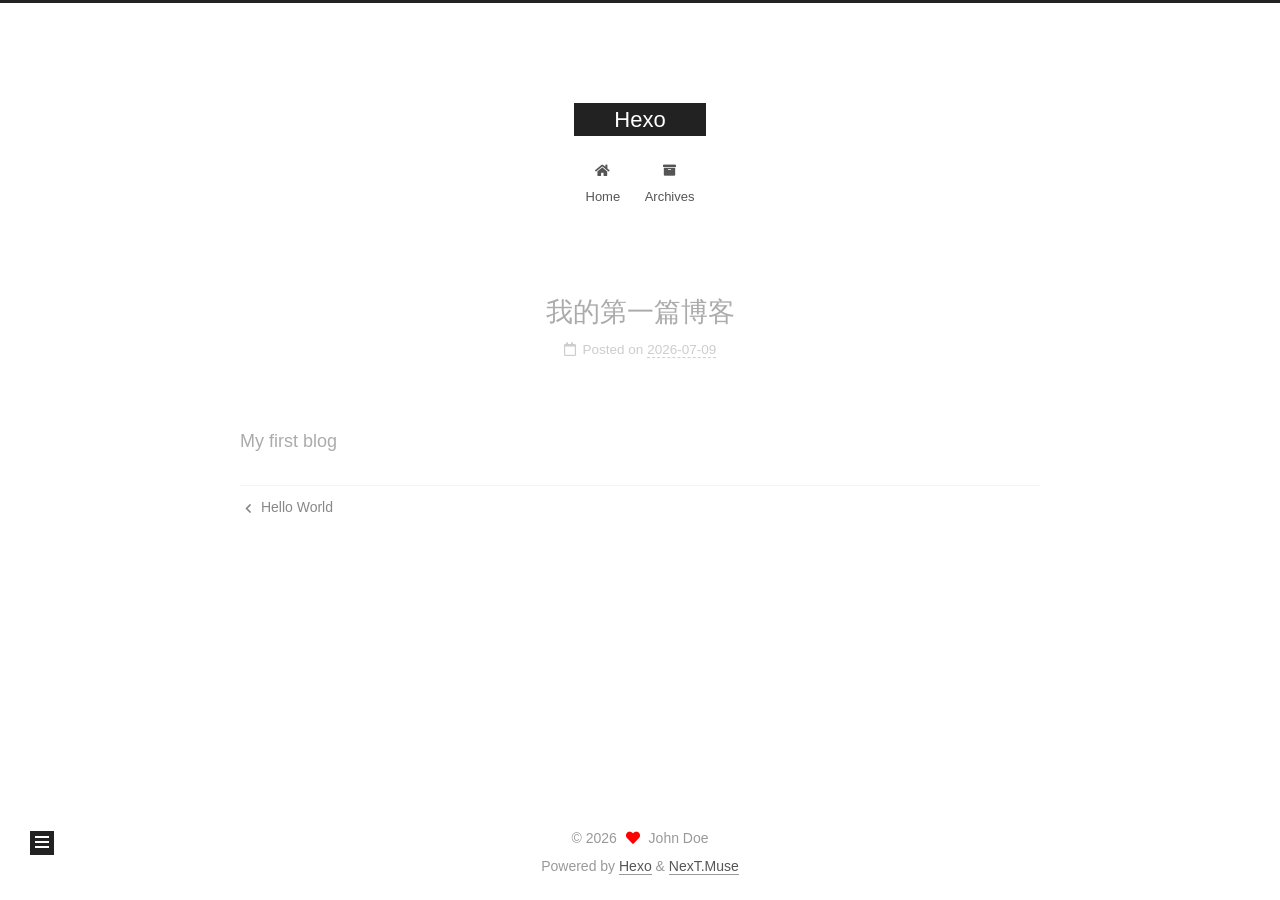
<file: 2026/07/09/我的第一篇博客/index.html>
<!DOCTYPE html>
<html lang="en">
<head>
  <meta charset="UTF-8">
<meta name="viewport" content="width=device-width, initial-scale=1, maximum-scale=2">
<meta name="theme-color" content="#222">
<meta name="generator" content="Hexo 8.1.2">
  <link rel="apple-touch-icon" sizes="180x180" href="/images/apple-touch-icon-next.png">
  <link rel="icon" type="image/png" sizes="32x32" href="/images/favicon-32x32-next.png">
  <link rel="icon" type="image/png" sizes="16x16" href="/images/favicon-16x16-next.png">
  <link rel="mask-icon" href="/images/logo.svg" color="#222">

<link rel="stylesheet" href="/css/main.css">


<link rel="stylesheet" href="/lib/font-awesome/css/all.min.css">

<script id="hexo-configurations">
    var NexT = window.NexT || {};
    var CONFIG = {"hostname":"37threven.github.io","root":"/","scheme":"Muse","version":"7.8.0","exturl":false,"sidebar":{"position":"left","display":"post","padding":18,"offset":12,"onmobile":false},"copycode":{"enable":false,"show_result":false,"style":null},"back2top":{"enable":true,"sidebar":false,"scrollpercent":false},"bookmark":{"enable":false,"color":"#222","save":"auto"},"fancybox":false,"mediumzoom":false,"lazyload":false,"pangu":false,"comments":{"style":"tabs","active":null,"storage":true,"lazyload":false,"nav":null},"algolia":{"hits":{"per_page":10},"labels":{"input_placeholder":"Search for Posts","hits_empty":"We didn't find any results for the search: ${query}","hits_stats":"${hits} results found in ${time} ms"}},"localsearch":{"enable":false,"trigger":"auto","top_n_per_article":1,"unescape":false,"preload":false},"motion":{"enable":true,"async":false,"transition":{"post_block":"fadeIn","post_header":"slideDownIn","post_body":"slideDownIn","coll_header":"slideLeftIn","sidebar":"slideUpIn"}}};
  </script>

  <meta name="description" content="My first blog">
<meta property="og:type" content="article">
<meta property="og:title" content="我的第一篇博客">
<meta property="og:url" content="https://37threven.github.io/2026/07/09/%E6%88%91%E7%9A%84%E7%AC%AC%E4%B8%80%E7%AF%87%E5%8D%9A%E5%AE%A2/index.html">
<meta property="og:site_name" content="Hexo">
<meta property="og:description" content="My first blog">
<meta property="og:locale" content="en_US">
<meta property="article:published_time" content="2026-07-09T11:27:09.000Z">
<meta property="article:modified_time" content="2026-07-09T11:33:40.710Z">
<meta property="article:author" content="John Doe">
<meta name="twitter:card" content="summary">

<link rel="canonical" href="https://37threven.github.io/2026/07/09/%E6%88%91%E7%9A%84%E7%AC%AC%E4%B8%80%E7%AF%87%E5%8D%9A%E5%AE%A2/">


<script id="page-configurations">
  // https://hexo.io/docs/variables.html
  CONFIG.page = {
    sidebar: "",
    isHome : false,
    isPost : true,
    lang   : 'en'
  };
</script>

  <title>我的第一篇博客 | Hexo</title>
  






  <noscript>
  <style>
  .use-motion .brand,
  .use-motion .menu-item,
  .sidebar-inner,
  .use-motion .post-block,
  .use-motion .pagination,
  .use-motion .comments,
  .use-motion .post-header,
  .use-motion .post-body,
  .use-motion .collection-header { opacity: initial; }

  .use-motion .site-title,
  .use-motion .site-subtitle {
    opacity: initial;
    top: initial;
  }

  .use-motion .logo-line-before i { left: initial; }
  .use-motion .logo-line-after i { right: initial; }
  </style>
</noscript>

</head>

<body itemscope itemtype="http://schema.org/WebPage">
  <div class="container use-motion">
    <div class="headband"></div>

    <header class="header" itemscope itemtype="http://schema.org/WPHeader">
      <div class="header-inner"><div class="site-brand-container">
  <div class="site-nav-toggle">
    <div class="toggle" aria-label="Toggle navigation bar">
      <span class="toggle-line toggle-line-first"></span>
      <span class="toggle-line toggle-line-middle"></span>
      <span class="toggle-line toggle-line-last"></span>
    </div>
  </div>

  <div class="site-meta">

    <a href="/" class="brand" rel="start">
      <span class="logo-line-before"><i></i></span>
      <h1 class="site-title">Hexo</h1>
      <span class="logo-line-after"><i></i></span>
    </a>
  </div>

  <div class="site-nav-right">
    <div class="toggle popup-trigger">
    </div>
  </div>
</div>




<nav class="site-nav">
  <ul id="menu" class="main-menu menu">
        <li class="menu-item menu-item-home">

    <a href="/" rel="section"><i class="fa fa-home fa-fw"></i>Home</a>

  </li>
        <li class="menu-item menu-item-archives">

    <a href="/archives/" rel="section"><i class="fa fa-archive fa-fw"></i>Archives</a>

  </li>
  </ul>
</nav>




</div>
    </header>

    
  <div class="back-to-top">
    <i class="fa fa-arrow-up"></i>
    <span>0%</span>
  </div>


    <main class="main">
      <div class="main-inner">
        <div class="content-wrap">
          

          <div class="content post posts-expand">
            

    
  
  
  <article itemscope itemtype="http://schema.org/Article" class="post-block" lang="en">
    <link itemprop="mainEntityOfPage" href="https://37threven.github.io/2026/07/09/%E6%88%91%E7%9A%84%E7%AC%AC%E4%B8%80%E7%AF%87%E5%8D%9A%E5%AE%A2/">

    <span hidden itemprop="author" itemscope itemtype="http://schema.org/Person">
      <meta itemprop="image" content="/images/avatar.gif">
      <meta itemprop="name" content="John Doe">
      <meta itemprop="description" content="">
    </span>

    <span hidden itemprop="publisher" itemscope itemtype="http://schema.org/Organization">
      <meta itemprop="name" content="Hexo">
    </span>
      <header class="post-header">
        <h1 class="post-title" itemprop="name headline">
          我的第一篇博客
        </h1>

        <div class="post-meta">
            <span class="post-meta-item">
              <span class="post-meta-item-icon">
                <i class="far fa-calendar"></i>
              </span>
              <span class="post-meta-item-text">Posted on</span>
              

              <time title="Created: 2026-07-09 19:27:09 / Modified: 19:33:40" itemprop="dateCreated datePublished" datetime="2026-07-09T19:27:09+08:00">2026-07-09</time>
            </span>

          

        </div>
      </header>

    
    
    
    <div class="post-body" itemprop="articleBody">

      
        <p>My first blog</p>

    </div>

    
    
    

      <footer class="post-footer">

        


        
    <div class="post-nav">
      <div class="post-nav-item">
    <a href="/2026/07/09/hello-world/" rel="prev" title="Hello World">
      <i class="fa fa-chevron-left"></i> Hello World
    </a></div>
      <div class="post-nav-item"></div>
    </div>
      </footer>
    
  </article>
  
  
  



          </div>
          

<script>
  window.addEventListener('tabs:register', () => {
    let { activeClass } = CONFIG.comments;
    if (CONFIG.comments.storage) {
      activeClass = localStorage.getItem('comments_active') || activeClass;
    }
    if (activeClass) {
      let activeTab = document.querySelector(`a[href="#comment-${activeClass}"]`);
      if (activeTab) {
        activeTab.click();
      }
    }
  });
  if (CONFIG.comments.storage) {
    window.addEventListener('tabs:click', event => {
      if (!event.target.matches('.tabs-comment .tab-content .tab-pane')) return;
      let commentClass = event.target.classList[1];
      localStorage.setItem('comments_active', commentClass);
    });
  }
</script>

        </div>
          
  
  <div class="toggle sidebar-toggle">
    <span class="toggle-line toggle-line-first"></span>
    <span class="toggle-line toggle-line-middle"></span>
    <span class="toggle-line toggle-line-last"></span>
  </div>

  <aside class="sidebar">
    <div class="sidebar-inner">

      <ul class="sidebar-nav motion-element">
        <li class="sidebar-nav-toc">
          Table of Contents
        </li>
        <li class="sidebar-nav-overview">
          Overview
        </li>
      </ul>

      <!--noindex-->
      <div class="post-toc-wrap sidebar-panel">
      </div>
      <!--/noindex-->

      <div class="site-overview-wrap sidebar-panel">
        <div class="site-author motion-element" itemprop="author" itemscope itemtype="http://schema.org/Person">
  <p class="site-author-name" itemprop="name">John Doe</p>
  <div class="site-description" itemprop="description"></div>
</div>
<div class="site-state-wrap motion-element">
  <nav class="site-state">
      <div class="site-state-item site-state-posts">
          <a href="/archives/">
        
          <span class="site-state-item-count">2</span>
          <span class="site-state-item-name">posts</span>
        </a>
      </div>
  </nav>
</div>



      </div>

    </div>
  </aside>
  <div id="sidebar-dimmer"></div>


      </div>
    </main>

    <footer class="footer">
      <div class="footer-inner">
        

        

<div class="copyright">
  
  &copy; 
  <span itemprop="copyrightYear">2026</span>
  <span class="with-love">
    <i class="fa fa-heart"></i>
  </span>
  <span class="author" itemprop="copyrightHolder">John Doe</span>
</div>
  <div class="powered-by">Powered by <a href="https://hexo.io/" class="theme-link" rel="noopener" target="_blank">Hexo</a> & <a href="https://muse.theme-next.org/" class="theme-link" rel="noopener" target="_blank">NexT.Muse</a>
  </div>

        








      </div>
    </footer>
  </div>

  
  <script src="/lib/anime.min.js"></script>
  <script src="/lib/velocity/velocity.min.js"></script>
  <script src="/lib/velocity/velocity.ui.min.js"></script>

<script src="/js/utils.js"></script>

<script src="/js/motion.js"></script>


<script src="/js/schemes/muse.js"></script>


<script src="/js/next-boot.js"></script>




  















  

  

</body>
</html>
</file>
<file: css/main.css>
:root {
  --body-bg-color: #fff;
  --content-bg-color: #fff;
  --card-bg-color: #f5f5f5;
  --text-color: #555;
  --blockquote-color: #666;
  --link-color: #555;
  --link-hover-color: #222;
  --brand-color: #fff;
  --brand-hover-color: #fff;
  --table-row-odd-bg-color: #f9f9f9;
  --table-row-hover-bg-color: #f5f5f5;
  --menu-item-bg-color: #f5f5f5;
  --btn-default-bg: #222;
  --btn-default-color: #fff;
  --btn-default-border-color: #222;
  --btn-default-hover-bg: #fff;
  --btn-default-hover-color: #222;
  --btn-default-hover-border-color: #222;
}
html {
  line-height: 1.15; /* 1 */
  -webkit-text-size-adjust: 100%; /* 2 */
}
body {
  margin: 0;
}
main {
  display: block;
}
h1 {
  font-size: 2em;
  margin: 0.67em 0;
}
hr {
  box-sizing: content-box; /* 1 */
  height: 0; /* 1 */
  overflow: visible; /* 2 */
}
pre {
  font-family: monospace, monospace; /* 1 */
  font-size: 1em; /* 2 */
}
a {
  background: transparent;
}
abbr[title] {
  border-bottom: none; /* 1 */
  text-decoration: underline; /* 2 */
  text-decoration: underline dotted; /* 2 */
}
b,
strong {
  font-weight: bolder;
}
code,
kbd,
samp {
  font-family: monospace, monospace; /* 1 */
  font-size: 1em; /* 2 */
}
small {
  font-size: 80%;
}
sub,
sup {
  font-size: 75%;
  line-height: 0;
  position: relative;
  vertical-align: baseline;
}
sub {
  bottom: -0.25em;
}
sup {
  top: -0.5em;
}
img {
  border-style: none;
}
button,
input,
optgroup,
select,
textarea {
  font-family: inherit; /* 1 */
  font-size: 100%; /* 1 */
  line-height: 1.15; /* 1 */
  margin: 0; /* 2 */
}
button,
input {
/* 1 */
  overflow: visible;
}
button,
select {
/* 1 */
  text-transform: none;
}
button,
[type='button'],
[type='reset'],
[type='submit'] {
  -webkit-appearance: button;
}
button::-moz-focus-inner,
[type='button']::-moz-focus-inner,
[type='reset']::-moz-focus-inner,
[type='submit']::-moz-focus-inner {
  border-style: none;
  padding: 0;
}
button:-moz-focusring,
[type='button']:-moz-focusring,
[type='reset']:-moz-focusring,
[type='submit']:-moz-focusring {
  outline: 1px dotted ButtonText;
}
fieldset {
  padding: 0.35em 0.75em 0.625em;
}
legend {
  box-sizing: border-box; /* 1 */
  color: inherit; /* 2 */
  display: table; /* 1 */
  max-width: 100%; /* 1 */
  padding: 0; /* 3 */
  white-space: normal; /* 1 */
}
progress {
  vertical-align: baseline;
}
textarea {
  overflow: auto;
}
[type='checkbox'],
[type='radio'] {
  box-sizing: border-box; /* 1 */
  padding: 0; /* 2 */
}
[type='number']::-webkit-inner-spin-button,
[type='number']::-webkit-outer-spin-button {
  height: auto;
}
[type='search'] {
  outline-offset: -2px; /* 2 */
  -webkit-appearance: textfield; /* 1 */
}
[type='search']::-webkit-search-decoration {
  -webkit-appearance: none;
}
::-webkit-file-upload-button {
  font: inherit; /* 2 */
  -webkit-appearance: button; /* 1 */
}
details {
  display: block;
}
summary {
  display: list-item;
}
template {
  display: none;
}
[hidden] {
  display: none;
}
::selection {
  background: #262a30;
  color: #eee;
}
html,
body {
  height: 100%;
}
body {
  background: var(--body-bg-color);
  color: var(--text-color);
  font-family: 'Lato', "PingFang SC", "Microsoft YaHei", sans-serif;
  font-size: 1em;
  line-height: 2;
}
@media (max-width: 991px) {
  body {
    padding-left: 0 !important;
    padding-right: 0 !important;
  }
}
h1,
h2,
h3,
h4,
h5,
h6 {
  font-family: 'Lato', "PingFang SC", "Microsoft YaHei", sans-serif;
  font-weight: bold;
  line-height: 1.5;
  margin: 20px 0 15px;
}
h1 {
  font-size: 1.5em;
}
h2 {
  font-size: 1.375em;
}
h3 {
  font-size: 1.25em;
}
h4 {
  font-size: 1.125em;
}
h5 {
  font-size: 1em;
}
h6 {
  font-size: 0.875em;
}
p {
  margin: 0 0 20px 0;
}
a,
span.exturl {
  border-bottom: 1px solid #999;
  color: var(--link-color);
  outline: 0;
  text-decoration: none;
  overflow-wrap: break-word;
  word-wrap: break-word;
  cursor: pointer;
}
a:hover,
span.exturl:hover {
  border-bottom-color: var(--link-hover-color);
  color: var(--link-hover-color);
}
iframe,
img,
video {
  display: block;
  margin-left: auto;
  margin-right: auto;
  max-width: 100%;
}
hr {
  background-image: repeating-linear-gradient(-45deg, #ddd, #ddd 4px, transparent 4px, transparent 8px);
  border: 0;
  height: 3px;
  margin: 40px 0;
}
blockquote {
  border-left: 4px solid #ddd;
  color: var(--blockquote-color);
  margin: 0;
  padding: 0 15px;
}
blockquote cite::before {
  content: '-';
  padding: 0 5px;
}
dt {
  font-weight: bold;
}
dd {
  margin: 0;
  padding: 0;
}
kbd {
  background-color: #f5f5f5;
  background-image: linear-gradient(#eee, #fff, #eee);
  border: 1px solid #ccc;
  border-radius: 0.2em;
  box-shadow: 0.1em 0.1em 0.2em rgba(0,0,0,0.1);
  color: #555;
  font-family: inherit;
  padding: 0.1em 0.3em;
  white-space: nowrap;
}
.table-container {
  overflow: auto;
}
table {
  border-collapse: collapse;
  border-spacing: 0;
  font-size: 0.875em;
  margin: 0 0 20px 0;
  width: 100%;
}
tbody tr:nth-of-type(odd) {
  background: var(--table-row-odd-bg-color);
}
tbody tr:hover {
  background: var(--table-row-hover-bg-color);
}
caption,
th,
td {
  font-weight: normal;
  padding: 8px;
  vertical-align: middle;
}
th,
td {
  border: 1px solid #ddd;
  border-bottom: 3px solid #ddd;
}
th {
  font-weight: 700;
  padding-bottom: 10px;
}
td {
  border-bottom-width: 1px;
}
.btn {
  background: var(--btn-default-bg);
  border: 2px solid var(--btn-default-border-color);
  border-radius: 0;
  color: var(--btn-default-color);
  display: inline-block;
  font-size: 0.875em;
  line-height: 2;
  padding: 0 20px;
  text-decoration: none;
  transition-property: background-color;
  transition-delay: 0s;
  transition-duration: 0.2s;
  transition-timing-function: ease-in-out;
}
.btn:hover {
  background: var(--btn-default-hover-bg);
  border-color: var(--btn-default-hover-border-color);
  color: var(--btn-default-hover-color);
}
.btn + .btn {
  margin: 0 0 8px 8px;
}
.btn .fa-fw {
  text-align: left;
  width: 1.285714285714286em;
}
.toggle {
  line-height: 0;
}
.toggle .toggle-line {
  background: #fff;
  display: inline-block;
  height: 2px;
  left: 0;
  position: relative;
  top: 0;
  transition: all 0.4s;
  vertical-align: top;
  width: 100%;
}
.toggle .toggle-line:not(:first-child) {
  margin-top: 3px;
}
.toggle.toggle-arrow .toggle-line-first {
  left: 50%;
  top: 2px;
  transform: rotate(45deg);
  width: 50%;
}
.toggle.toggle-arrow .toggle-line-middle {
  left: 2px;
  width: 90%;
}
.toggle.toggle-arrow .toggle-line-last {
  left: 50%;
  top: -2px;
  transform: rotate(-45deg);
  width: 50%;
}
.toggle.toggle-close .toggle-line-first {
  transform: rotate(-45deg);
  top: 5px;
}
.toggle.toggle-close .toggle-line-middle {
  opacity: 0;
}
.toggle.toggle-close .toggle-line-last {
  transform: rotate(45deg);
  top: -5px;
}
.highlight,
pre {
  background: #f7f7f7;
  color: #4d4d4c;
  line-height: 1.6;
  margin: 0 auto 20px;
}
pre,
code {
  font-family: consolas, Menlo, monospace, "PingFang SC", "Microsoft YaHei";
}
code {
  background: #eee;
  border-radius: 3px;
  color: #555;
  padding: 2px 4px;
  overflow-wrap: break-word;
  word-wrap: break-word;
}
.highlight *::selection {
  background: #d6d6d6;
}
.highlight pre {
  border: 0;
  margin: 0;
  padding: 10px 0;
}
.highlight table {
  border: 0;
  margin: 0;
  width: auto;
}
.highlight td {
  border: 0;
  padding: 0;
}
.highlight figcaption {
  background: #eff2f3;
  color: #4d4d4c;
  display: flex;
  font-size: 0.875em;
  justify-content: space-between;
  line-height: 1.2;
  padding: 0.5em;
}
.highlight figcaption a {
  color: #4d4d4c;
}
.highlight figcaption a:hover {
  border-bottom-color: #4d4d4c;
}
.highlight .gutter {
  -moz-user-select: none;
  -ms-user-select: none;
  -webkit-user-select: none;
  user-select: none;
}
.highlight .gutter pre {
  background: #eff2f3;
  color: #869194;
  padding-left: 10px;
  padding-right: 10px;
  text-align: right;
}
.highlight .code pre {
  background: #f7f7f7;
  padding-left: 10px;
  width: 100%;
}
.gist table {
  width: auto;
}
.gist table td {
  border: 0;
}
pre {
  overflow: auto;
  padding: 10px;
}
pre code {
  background: none;
  color: #4d4d4c;
  font-size: 0.875em;
  padding: 0;
  text-shadow: none;
}
pre .deletion {
  background: #fdd;
}
pre .addition {
  background: #dfd;
}
pre .meta {
  color: #eab700;
  -moz-user-select: none;
  -ms-user-select: none;
  -webkit-user-select: none;
  user-select: none;
}
pre .comment {
  color: #8e908c;
}
pre .variable,
pre .attribute,
pre .tag,
pre .name,
pre .regexp,
pre .ruby .constant,
pre .xml .tag .title,
pre .xml .pi,
pre .xml .doctype,
pre .html .doctype,
pre .css .id,
pre .css .class,
pre .css .pseudo {
  color: #c82829;
}
pre .number,
pre .preprocessor,
pre .built_in,
pre .builtin-name,
pre .literal,
pre .params,
pre .constant,
pre .command {
  color: #f5871f;
}
pre .ruby .class .title,
pre .css .rules .attribute,
pre .string,
pre .symbol,
pre .value,
pre .inheritance,
pre .header,
pre .ruby .symbol,
pre .xml .cdata,
pre .special,
pre .formula {
  color: #718c00;
}
pre .title,
pre .css .hexcolor {
  color: #3e999f;
}
pre .function,
pre .python .decorator,
pre .python .title,
pre .ruby .function .title,
pre .ruby .title .keyword,
pre .perl .sub,
pre .javascript .title,
pre .coffeescript .title {
  color: #4271ae;
}
pre .keyword,
pre .javascript .function {
  color: #8959a8;
}
.blockquote-center {
  border-left: none;
  margin: 40px 0;
  padding: 0;
  position: relative;
  text-align: center;
}
.blockquote-center .fa {
  display: block;
  opacity: 0.6;
  position: absolute;
  width: 100%;
}
.blockquote-center .fa-quote-left {
  border-top: 1px solid #ccc;
  text-align: left;
  top: -20px;
}
.blockquote-center .fa-quote-right {
  border-bottom: 1px solid #ccc;
  text-align: right;
  bottom: -20px;
}
.blockquote-center p,
.blockquote-center div {
  text-align: center;
}
.post-body .group-picture img {
  margin: 0 auto;
  padding: 0 3px;
}
.group-picture-row {
  margin-bottom: 6px;
  overflow: hidden;
}
.group-picture-column {
  float: left;
  margin-bottom: 10px;
}
.post-body .label {
  color: #555;
  display: inline;
  padding: 0 2px;
}
.post-body .label.default {
  background: #f0f0f0;
}
.post-body .label.primary {
  background: #efe6f7;
}
.post-body .label.info {
  background: #e5f2f8;
}
.post-body .label.success {
  background: #e7f4e9;
}
.post-body .label.warning {
  background: #fcf6e1;
}
.post-body .label.danger {
  background: #fae8eb;
}
.post-body .tabs {
  margin-bottom: 20px;
}
.post-body .tabs,
.tabs-comment {
  display: block;
  padding-top: 10px;
  position: relative;
}
.post-body .tabs ul.nav-tabs,
.tabs-comment ul.nav-tabs {
  display: flex;
  flex-wrap: wrap;
  margin: 0;
  margin-bottom: -1px;
  padding: 0;
}
@media (max-width: 413px) {
  .post-body .tabs ul.nav-tabs,
  .tabs-comment ul.nav-tabs {
    display: block;
    margin-bottom: 5px;
  }
}
.post-body .tabs ul.nav-tabs li.tab,
.tabs-comment ul.nav-tabs li.tab {
  border-bottom: 1px solid #ddd;
  border-left: 1px solid transparent;
  border-right: 1px solid transparent;
  border-top: 3px solid transparent;
  flex-grow: 1;
  list-style-type: none;
  border-radius: 0 0 0 0;
}
@media (max-width: 413px) {
  .post-body .tabs ul.nav-tabs li.tab,
  .tabs-comment ul.nav-tabs li.tab {
    border-bottom: 1px solid transparent;
    border-left: 3px solid transparent;
    border-right: 1px solid transparent;
    border-top: 1px solid transparent;
  }
}
@media (max-width: 413px) {
  .post-body .tabs ul.nav-tabs li.tab,
  .tabs-comment ul.nav-tabs li.tab {
    border-radius: 0;
  }
}
.post-body .tabs ul.nav-tabs li.tab a,
.tabs-comment ul.nav-tabs li.tab a {
  border-bottom: initial;
  display: block;
  line-height: 1.8;
  outline: 0;
  padding: 0.25em 0.75em;
  text-align: center;
  transition-delay: 0s;
  transition-duration: 0.2s;
  transition-timing-function: ease-out;
}
.post-body .tabs ul.nav-tabs li.tab a i,
.tabs-comment ul.nav-tabs li.tab a i {
  width: 1.285714285714286em;
}
.post-body .tabs ul.nav-tabs li.tab.active,
.tabs-comment ul.nav-tabs li.tab.active {
  border-bottom: 1px solid transparent;
  border-left: 1px solid #ddd;
  border-right: 1px solid #ddd;
  border-top: 3px solid #fc6423;
}
@media (max-width: 413px) {
  .post-body .tabs ul.nav-tabs li.tab.active,
  .tabs-comment ul.nav-tabs li.tab.active {
    border-bottom: 1px solid #ddd;
    border-left: 3px solid #fc6423;
    border-right: 1px solid #ddd;
    border-top: 1px solid #ddd;
  }
}
.post-body .tabs ul.nav-tabs li.tab.active a,
.tabs-comment ul.nav-tabs li.tab.active a {
  color: var(--link-color);
  cursor: default;
}
.post-body .tabs .tab-content .tab-pane,
.tabs-comment .tab-content .tab-pane {
  border: 1px solid #ddd;
  border-top: 0;
  padding: 20px 20px 0 20px;
  border-radius: 0;
}
.post-body .tabs .tab-content .tab-pane:not(.active),
.tabs-comment .tab-content .tab-pane:not(.active) {
  display: none;
}
.post-body .tabs .tab-content .tab-pane.active,
.tabs-comment .tab-content .tab-pane.active {
  display: block;
}
.post-body .tabs .tab-content .tab-pane.active:nth-of-type(1),
.tabs-comment .tab-content .tab-pane.active:nth-of-type(1) {
  border-radius: 0 0 0 0;
}
@media (max-width: 413px) {
  .post-body .tabs .tab-content .tab-pane.active:nth-of-type(1),
  .tabs-comment .tab-content .tab-pane.active:nth-of-type(1) {
    border-radius: 0;
  }
}
.post-body .note {
  border-radius: 3px;
  margin-bottom: 20px;
  padding: 1em;
  position: relative;
  border: 1px solid #eee;
  border-left-width: 5px;
}
.post-body .note h2,
.post-body .note h3,
.post-body .note h4,
.post-body .note h5,
.post-body .note h6 {
  margin-top: 0;
  border-bottom: initial;
  margin-bottom: 0;
  padding-top: 0;
}
.post-body .note p:first-child,
.post-body .note ul:first-child,
.post-body .note ol:first-child,
.post-body .note table:first-child,
.post-body .note pre:first-child,
.post-body .note blockquote:first-child,
.post-body .note img:first-child {
  margin-top: 0;
}
.post-body .note p:last-child,
.post-body .note ul:last-child,
.post-body .note ol:last-child,
.post-body .note table:last-child,
.post-body .note pre:last-child,
.post-body .note blockquote:last-child,
.post-body .note img:last-child {
  margin-bottom: 0;
}
.post-body .note.default {
  border-left-color: #777;
}
.post-body .note.default h2,
.post-body .note.default h3,
.post-body .note.default h4,
.post-body .note.default h5,
.post-body .note.default h6 {
  color: #777;
}
.post-body .note.primary {
  border-left-color: #6f42c1;
}
.post-body .note.primary h2,
.post-body .note.primary h3,
.post-body .note.primary h4,
.post-body .note.primary h5,
.post-body .note.primary h6 {
  color: #6f42c1;
}
.post-body .note.info {
  border-left-color: #428bca;
}
.post-body .note.info h2,
.post-body .note.info h3,
.post-body .note.info h4,
.post-body .note.info h5,
.post-body .note.info h6 {
  color: #428bca;
}
.post-body .note.success {
  border-left-color: #5cb85c;
}
.post-body .note.success h2,
.post-body .note.success h3,
.post-body .note.success h4,
.post-body .note.success h5,
.post-body .note.success h6 {
  color: #5cb85c;
}
.post-body .note.warning {
  border-left-color: #f0ad4e;
}
.post-body .note.warning h2,
.post-body .note.warning h3,
.post-body .note.warning h4,
.post-body .note.warning h5,
.post-body .note.warning h6 {
  color: #f0ad4e;
}
.post-body .note.danger {
  border-left-color: #d9534f;
}
.post-body .note.danger h2,
.post-body .note.danger h3,
.post-body .note.danger h4,
.post-body .note.danger h5,
.post-body .note.danger h6 {
  color: #d9534f;
}
.pagination .prev,
.pagination .next,
.pagination .page-number,
.pagination .space {
  display: inline-block;
  margin: 0 10px;
  padding: 0 11px;
  position: relative;
  top: -1px;
}
@media (max-width: 767px) {
  .pagination .prev,
  .pagination .next,
  .pagination .page-number,
  .pagination .space {
    margin: 0 5px;
  }
}
.pagination {
  border-top: 1px solid #eee;
  margin: 120px 0 0;
  text-align: center;
}
.pagination .prev,
.pagination .next,
.pagination .page-number {
  border-bottom: 0;
  border-top: 1px solid #eee;
  transition-property: border-color;
  transition-delay: 0s;
  transition-duration: 0.2s;
  transition-timing-function: ease-in-out;
}
.pagination .prev:hover,
.pagination .next:hover,
.pagination .page-number:hover {
  border-top-color: #222;
}
.pagination .space {
  margin: 0;
  padding: 0;
}
.pagination .prev {
  margin-left: 0;
}
.pagination .next {
  margin-right: 0;
}
.pagination .page-number.current {
  background: #ccc;
  border-top-color: #ccc;
  color: #fff;
}
@media (max-width: 767px) {
  .pagination {
    border-top: none;
  }
  .pagination .prev,
  .pagination .next,
  .pagination .page-number {
    border-bottom: 1px solid #eee;
    border-top: 0;
    margin-bottom: 10px;
    padding: 0 10px;
  }
  .pagination .prev:hover,
  .pagination .next:hover,
  .pagination .page-number:hover {
    border-bottom-color: #222;
  }
}
.comments {
  margin-top: 60px;
  overflow: hidden;
}
.comment-button-group {
  display: flex;
  flex-wrap: wrap-reverse;
  justify-content: center;
  margin: 1em 0;
}
.comment-button-group .comment-button {
  margin: 0.1em 0.2em;
}
.comment-button-group .comment-button.active {
  background: var(--btn-default-hover-bg);
  border-color: var(--btn-default-hover-border-color);
  color: var(--btn-default-hover-color);
}
.comment-position {
  display: none;
}
.comment-position.active {
  display: block;
}
.tabs-comment {
  background: var(--content-bg-color);
  margin-top: 4em;
  padding-top: 0;
}
.tabs-comment .comments {
  border: 0;
  box-shadow: none;
  margin-top: 0;
  padding-top: 0;
}
.container {
  min-height: 100%;
  position: relative;
}
.main-inner {
  margin: 0 auto;
  width: 700px;
}
@media (min-width: 1200px) {
  .main-inner {
    width: 800px;
  }
}
@media (min-width: 1600px) {
  .main-inner {
    width: 900px;
  }
}
@media (max-width: 767px) {
  .content-wrap {
    padding: 0 20px;
  }
}
.header {
  background: transparent;
}
.header-inner {
  margin: 0 auto;
  width: 700px;
}
@media (min-width: 1200px) {
  .header-inner {
    width: 800px;
  }
}
@media (min-width: 1600px) {
  .header-inner {
    width: 900px;
  }
}
.site-brand-container {
  display: flex;
  flex-shrink: 0;
  padding: 0 10px;
}
.headband {
  background: #222;
  height: 3px;
}
.site-meta {
  flex-grow: 1;
  text-align: center;
}
@media (max-width: 767px) {
  .site-meta {
    text-align: center;
  }
}
.brand {
  border-bottom: none;
  color: var(--brand-color);
  display: inline-block;
  line-height: 1.375em;
  padding: 0 40px;
  position: relative;
}
.brand:hover {
  color: var(--brand-hover-color);
}
.site-title {
  font-family: 'Lato', "PingFang SC", "Microsoft YaHei", sans-serif;
  font-size: 1.375em;
  font-weight: normal;
  margin: 0;
}
.site-subtitle {
  color: #999;
  font-size: 0.8125em;
  margin: 10px 0;
}
.use-motion .brand {
  opacity: 0;
}
.use-motion .site-title,
.use-motion .site-subtitle,
.use-motion .custom-logo-image {
  opacity: 0;
  position: relative;
  top: -10px;
}
.site-nav-toggle,
.site-nav-right {
  display: none;
}
@media (max-width: 767px) {
  .site-nav-toggle,
  .site-nav-right {
    display: flex;
    flex-direction: column;
    justify-content: center;
  }
}
.site-nav-toggle .toggle,
.site-nav-right .toggle {
  color: var(--text-color);
  padding: 10px;
  width: 22px;
}
.site-nav-toggle .toggle .toggle-line,
.site-nav-right .toggle .toggle-line {
  background: var(--text-color);
  border-radius: 1px;
}
.site-nav {
  display: block;
}
@media (max-width: 767px) {
  .site-nav {
    clear: both;
    display: none;
  }
}
.site-nav.site-nav-on {
  display: block;
}
.menu {
  margin-top: 20px;
  padding-left: 0;
  text-align: center;
}
.menu-item {
  display: inline-block;
  list-style: none;
  margin: 0 10px;
}
@media (max-width: 767px) {
  .menu-item {
    display: block;
    margin-top: 10px;
  }
  .menu-item.menu-item-search {
    display: none;
  }
}
.menu-item a,
.menu-item span.exturl {
  border-bottom: 0;
  display: block;
  font-size: 0.8125em;
  transition-property: border-color;
  transition-delay: 0s;
  transition-duration: 0.2s;
  transition-timing-function: ease-in-out;
}
@media (hover: none) {
  .menu-item a:hover,
  .menu-item span.exturl:hover {
    border-bottom-color: transparent !important;
  }
}
.menu-item .fa,
.menu-item .fab,
.menu-item .far,
.menu-item .fas {
  margin-right: 8px;
}
.menu-item .badge {
  display: inline-block;
  font-weight: bold;
  line-height: 1;
  margin-left: 0.35em;
  margin-top: 0.35em;
  text-align: center;
  white-space: nowrap;
}
@media (max-width: 767px) {
  .menu-item .badge {
    float: right;
    margin-left: 0;
  }
}
.menu-item-active a,
.menu .menu-item a:hover,
.menu .menu-item span.exturl:hover {
  background: var(--menu-item-bg-color);
}
.use-motion .menu-item {
  opacity: 0;
}
.sidebar {
  background: #222;
  bottom: 0;
  box-shadow: inset 0 2px 6px #000;
  position: fixed;
  top: 0;
}
@media (max-width: 991px) {
  .sidebar {
    display: none;
  }
}
.sidebar-inner {
  color: #999;
  padding: 18px 10px;
  text-align: center;
}
.cc-license {
  margin-top: 10px;
  text-align: center;
}
.cc-license .cc-opacity {
  border-bottom: none;
  opacity: 0.7;
}
.cc-license .cc-opacity:hover {
  opacity: 0.9;
}
.cc-license img {
  display: inline-block;
}
.site-author-image {
  border: 2px solid #333;
  display: block;
  margin: 0 auto;
  max-width: 96px;
  padding: 2px;
}
.site-author-name {
  color: #f5f5f5;
  font-weight: normal;
  margin: 5px 0 0;
  text-align: center;
}
.site-description {
  color: #999;
  font-size: 1em;
  margin-top: 5px;
  text-align: center;
}
.links-of-author {
  margin-top: 15px;
}
.links-of-author a,
.links-of-author span.exturl {
  border-bottom-color: #555;
  display: inline-block;
  font-size: 0.8125em;
  margin-bottom: 10px;
  margin-right: 10px;
  vertical-align: middle;
}
.links-of-author a::before,
.links-of-author span.exturl::before {
  background: #ff03be;
  border-radius: 50%;
  content: ' ';
  display: inline-block;
  height: 4px;
  margin-right: 3px;
  vertical-align: middle;
  width: 4px;
}
.sidebar-button {
  margin-top: 15px;
}
.sidebar-button a {
  border: 1px solid #fc6423;
  border-radius: 4px;
  color: #fc6423;
  display: inline-block;
  padding: 0 15px;
}
.sidebar-button a .fa,
.sidebar-button a .fab,
.sidebar-button a .far,
.sidebar-button a .fas {
  margin-right: 5px;
}
.sidebar-button a:hover {
  background: #fc6423;
  border: 1px solid #fc6423;
  color: #fff;
}
.sidebar-button a:hover .fa,
.sidebar-button a:hover .fab,
.sidebar-button a:hover .far,
.sidebar-button a:hover .fas {
  color: #fff;
}
.links-of-blogroll {
  font-size: 0.8125em;
  margin-top: 10px;
}
.links-of-blogroll-title {
  font-size: 0.875em;
  font-weight: 600;
  margin-top: 0;
}
.links-of-blogroll-list {
  list-style: none;
  margin: 0;
  padding: 0;
}
#sidebar-dimmer {
  display: none;
}
@media (max-width: 767px) {
  #sidebar-dimmer {
    background: #000;
    display: block;
    height: 100%;
    left: 100%;
    opacity: 0;
    position: fixed;
    top: 0;
    width: 100%;
    z-index: 1100;
  }
  .sidebar-active + #sidebar-dimmer {
    opacity: 0.7;
    transform: translateX(-100%);
    transition: opacity 0.5s;
  }
}
.sidebar-nav {
  margin: 0;
  padding-bottom: 20px;
  padding-left: 0;
}
.sidebar-nav li {
  border-bottom: 1px solid transparent;
  color: #666;
  cursor: pointer;
  display: inline-block;
  font-size: 0.875em;
}
.sidebar-nav li.sidebar-nav-overview {
  margin-left: 10px;
}
.sidebar-nav li:hover {
  color: #f5f5f5;
}
.sidebar-nav .sidebar-nav-active {
  border-bottom-color: #87daff;
  color: #87daff;
}
.sidebar-nav .sidebar-nav-active:hover {
  color: #87daff;
}
.sidebar-panel {
  display: none;
  overflow-x: hidden;
  overflow-y: auto;
}
.sidebar-panel-active {
  display: block;
}
.sidebar-toggle {
  background: #222;
  bottom: 45px;
  cursor: pointer;
  height: 14px;
  left: 30px;
  padding: 5px;
  position: fixed;
  width: 14px;
  z-index: 1300;
}
@media (max-width: 991px) {
  .sidebar-toggle {
    left: 20px;
    opacity: 0.8;
    display: none;
  }
}
.sidebar-toggle:hover .toggle-line {
  background: #87daff;
}
.post-toc {
  font-size: 0.875em;
}
.post-toc ol {
  list-style: none;
  margin: 0;
  padding: 0 2px 5px 10px;
  text-align: left;
}
.post-toc ol > ol {
  padding-left: 0;
}
.post-toc ol a {
  transition-property: all;
  transition-delay: 0s;
  transition-duration: 0.2s;
  transition-timing-function: ease-in-out;
}
.post-toc .nav-item {
  line-height: 1.8;
  overflow: hidden;
  text-overflow: ellipsis;
  white-space: nowrap;
}
.post-toc .nav .nav-child {
  display: none;
}
.post-toc .nav .active > .nav-child {
  display: block;
}
.post-toc .nav .active-current > .nav-child {
  display: block;
}
.post-toc .nav .active-current > .nav-child > .nav-item {
  display: block;
}
.post-toc .nav .active > a {
  border-bottom-color: #87daff;
  color: #87daff;
}
.post-toc .nav .active-current > a {
  color: #87daff;
}
.post-toc .nav .active-current > a:hover {
  color: #87daff;
}
.site-state {
  display: flex;
  justify-content: center;
  line-height: 1.4;
  margin-top: 10px;
  overflow: hidden;
  text-align: center;
  white-space: nowrap;
}
.site-state-item {
  padding: 0 15px;
}
.site-state-item:not(:first-child) {
  border-left: 1px solid #333;
}
.site-state-item a {
  border-bottom: none;
}
.site-state-item-count {
  display: block;
  font-size: 1.25em;
  font-weight: 600;
  text-align: center;
}
.site-state-item-name {
  color: inherit;
  font-size: 0.875em;
}
.footer {
  color: #999;
  font-size: 0.875em;
  padding: 20px 0;
}
.footer.footer-fixed {
  bottom: 0;
  left: 0;
  position: absolute;
  right: 0;
}
.footer-inner {
  box-sizing: border-box;
  margin: 0 auto;
  text-align: center;
  width: 700px;
}
@media (min-width: 1200px) {
  .footer-inner {
    width: 800px;
  }
}
@media (min-width: 1600px) {
  .footer-inner {
    width: 900px;
  }
}
.languages {
  display: inline-block;
  font-size: 1.125em;
  position: relative;
}
.languages .lang-select-label span {
  margin: 0 0.5em;
}
.languages .lang-select {
  height: 100%;
  left: 0;
  opacity: 0;
  position: absolute;
  top: 0;
  width: 100%;
}
.with-love {
  color: #ff0000;
  display: inline-block;
  margin: 0 5px;
}
.powered-by,
.theme-info {
  display: inline-block;
}
@-moz-keyframes iconAnimate {
  0%, 100% {
    transform: scale(1);
  }
  10%, 30% {
    transform: scale(0.9);
  }
  20%, 40%, 60%, 80% {
    transform: scale(1.1);
  }
  50%, 70% {
    transform: scale(1.1);
  }
}
@-webkit-keyframes iconAnimate {
  0%, 100% {
    transform: scale(1);
  }
  10%, 30% {
    transform: scale(0.9);
  }
  20%, 40%, 60%, 80% {
    transform: scale(1.1);
  }
  50%, 70% {
    transform: scale(1.1);
  }
}
@-o-keyframes iconAnimate {
  0%, 100% {
    transform: scale(1);
  }
  10%, 30% {
    transform: scale(0.9);
  }
  20%, 40%, 60%, 80% {
    transform: scale(1.1);
  }
  50%, 70% {
    transform: scale(1.1);
  }
}
@keyframes iconAnimate {
  0%, 100% {
    transform: scale(1);
  }
  10%, 30% {
    transform: scale(0.9);
  }
  20%, 40%, 60%, 80% {
    transform: scale(1.1);
  }
  50%, 70% {
    transform: scale(1.1);
  }
}
.back-to-top {
  font-size: 12px;
  text-align: center;
  transition-delay: 0s;
  transition-duration: 0.2s;
  transition-timing-function: ease-in-out;
}
.back-to-top {
  background: #222;
  bottom: -100px;
  box-sizing: border-box;
  color: #fff;
  cursor: pointer;
  left: 30px;
  opacity: 1;
  padding: 0 6px;
  position: fixed;
  transition-property: bottom;
  z-index: 1300;
  width: 24px;
}
.back-to-top span {
  display: none;
}
.back-to-top:hover {
  color: #87daff;
}
.back-to-top.back-to-top-on {
  bottom: 19px;
}
@media (max-width: 991px) {
  .back-to-top {
    left: 20px;
    opacity: 0.8;
  }
}
.post-body {
  font-family: 'Lato', "PingFang SC", "Microsoft YaHei", sans-serif;
  overflow-wrap: break-word;
  word-wrap: break-word;
}
@media (min-width: 1200px) {
  .post-body {
    font-size: 1.125em;
  }
}
.post-body .exturl .fa {
  font-size: 0.875em;
  margin-left: 4px;
}
.post-body .image-caption,
.post-body .figure .caption {
  color: #999;
  font-size: 0.875em;
  font-weight: bold;
  line-height: 1;
  margin: -20px auto 15px;
  text-align: center;
}
.post-sticky-flag {
  display: inline-block;
  transform: rotate(30deg);
}
.post-button {
  margin-top: 40px;
  text-align: center;
}
.use-motion .post-block,
.use-motion .pagination,
.use-motion .comments {
  opacity: 0;
}
.use-motion .post-header {
  opacity: 0;
}
.use-motion .post-body {
  opacity: 0;
}
.use-motion .collection-header {
  opacity: 0;
}
.posts-collapse {
  margin-left: 35px;
  position: relative;
}
@media (max-width: 767px) {
  .posts-collapse {
    margin-left: 0px;
    margin-right: 0px;
  }
}
.posts-collapse .collection-title {
  font-size: 1.125em;
  position: relative;
}
.posts-collapse .collection-title::before {
  background: #999;
  border: 1px solid #fff;
  border-radius: 50%;
  content: ' ';
  height: 10px;
  left: 0;
  margin-left: -6px;
  margin-top: -4px;
  position: absolute;
  top: 50%;
  width: 10px;
}
.posts-collapse .collection-year {
  font-size: 1.5em;
  font-weight: bold;
  margin: 60px 0;
  position: relative;
}
.posts-collapse .collection-year::before {
  background: #bbb;
  border-radius: 50%;
  content: ' ';
  height: 8px;
  left: 0;
  margin-left: -4px;
  margin-top: -4px;
  position: absolute;
  top: 50%;
  width: 8px;
}
.posts-collapse .collection-header {
  display: block;
  margin: 0 0 0 20px;
}
.posts-collapse .collection-header small {
  color: #bbb;
  margin-left: 5px;
}
.posts-collapse .post-header {
  border-bottom: 1px dashed #ccc;
  margin: 30px 0;
  padding-left: 15px;
  position: relative;
  transition-property: border;
  transition-delay: 0s;
  transition-duration: 0.2s;
  transition-timing-function: ease-in-out;
}
.posts-collapse .post-header::before {
  background: #bbb;
  border: 1px solid #fff;
  border-radius: 50%;
  content: ' ';
  height: 6px;
  left: 0;
  margin-left: -4px;
  position: absolute;
  top: 0.75em;
  transition-property: background;
  width: 6px;
  transition-delay: 0s;
  transition-duration: 0.2s;
  transition-timing-function: ease-in-out;
}
.posts-collapse .post-header:hover {
  border-bottom-color: #666;
}
.posts-collapse .post-header:hover::before {
  background: #222;
}
.posts-collapse .post-meta {
  display: inline;
  font-size: 0.75em;
  margin-right: 10px;
}
.posts-collapse .post-title {
  display: inline;
}
.posts-collapse .post-title a,
.posts-collapse .post-title span.exturl {
  border-bottom: none;
  color: var(--link-color);
}
.posts-collapse .post-title .fa-external-link-alt {
  font-size: 0.875em;
  margin-left: 5px;
}
.posts-collapse::before {
  background: #f5f5f5;
  content: ' ';
  height: 100%;
  left: 0;
  margin-left: -2px;
  position: absolute;
  top: 1.25em;
  width: 4px;
}
.post-eof {
  background: #ccc;
  height: 1px;
  margin: 80px auto 60px;
  text-align: center;
  width: 8%;
}
.post-block:last-of-type .post-eof {
  display: none;
}
.content {
  padding-top: 40px;
}
@media (min-width: 992px) {
  .post-body {
    text-align: justify;
  }
}
@media (max-width: 991px) {
  .post-body {
    text-align: justify;
  }
}
.post-body h1,
.post-body h2,
.post-body h3,
.post-body h4,
.post-body h5,
.post-body h6 {
  padding-top: 10px;
}
.post-body h1 .header-anchor,
.post-body h2 .header-anchor,
.post-body h3 .header-anchor,
.post-body h4 .header-anchor,
.post-body h5 .header-anchor,
.post-body h6 .header-anchor {
  border-bottom-style: none;
  color: #ccc;
  float: right;
  margin-left: 10px;
  visibility: hidden;
}
.post-body h1 .header-anchor:hover,
.post-body h2 .header-anchor:hover,
.post-body h3 .header-anchor:hover,
.post-body h4 .header-anchor:hover,
.post-body h5 .header-anchor:hover,
.post-body h6 .header-anchor:hover {
  color: inherit;
}
.post-body h1:hover .header-anchor,
.post-body h2:hover .header-anchor,
.post-body h3:hover .header-anchor,
.post-body h4:hover .header-anchor,
.post-body h5:hover .header-anchor,
.post-body h6:hover .header-anchor {
  visibility: visible;
}
.post-body iframe,
.post-body img,
.post-body video {
  margin-bottom: 20px;
}
.post-body .video-container {
  height: 0;
  margin-bottom: 20px;
  overflow: hidden;
  padding-top: 75%;
  position: relative;
  width: 100%;
}
.post-body .video-container iframe,
.post-body .video-container object,
.post-body .video-container embed {
  height: 100%;
  left: 0;
  margin: 0;
  position: absolute;
  top: 0;
  width: 100%;
}
.post-gallery {
  align-items: center;
  display: grid;
  grid-gap: 10px;
  grid-template-columns: 1fr 1fr 1fr;
  margin-bottom: 20px;
}
@media (max-width: 767px) {
  .post-gallery {
    grid-template-columns: 1fr 1fr;
  }
}
.post-gallery a {
  border: 0;
}
.post-gallery img {
  margin: 0;
}
.posts-expand .post-header {
  font-size: 1.125em;
}
.posts-expand .post-title {
  font-size: 1.5em;
  font-weight: normal;
  margin: initial;
  text-align: center;
  overflow-wrap: break-word;
  word-wrap: break-word;
}
.posts-expand .post-title-link {
  border-bottom: none;
  color: var(--link-color);
  display: inline-block;
  position: relative;
  vertical-align: top;
}
.posts-expand .post-title-link::before {
  background: var(--link-color);
  bottom: 0;
  content: '';
  height: 2px;
  left: 0;
  position: absolute;
  transform: scaleX(0);
  visibility: hidden;
  width: 100%;
  transition-delay: 0s;
  transition-duration: 0.2s;
  transition-timing-function: ease-in-out;
}
.posts-expand .post-title-link:hover::before {
  transform: scaleX(1);
  visibility: visible;
}
.posts-expand .post-title-link .fa-external-link-alt {
  font-size: 0.875em;
  margin-left: 5px;
}
.posts-expand .post-meta {
  color: #999;
  font-family: 'Lato', "PingFang SC", "Microsoft YaHei", sans-serif;
  font-size: 0.75em;
  margin: 3px 0 60px 0;
  text-align: center;
}
.posts-expand .post-meta .post-description {
  font-size: 0.875em;
  margin-top: 2px;
}
.posts-expand .post-meta time {
  border-bottom: 1px dashed #999;
  cursor: pointer;
}
.post-meta .post-meta-item + .post-meta-item::before {
  content: '|';
  margin: 0 0.5em;
}
.post-meta-divider {
  margin: 0 0.5em;
}
.post-meta-item-icon {
  margin-right: 3px;
}
@media (max-width: 991px) {
  .post-meta-item-icon {
    display: inline-block;
  }
}
@media (max-width: 991px) {
  .post-meta-item-text {
    display: none;
  }
}
.post-nav {
  border-top: 1px solid #eee;
  display: flex;
  justify-content: space-between;
  margin-top: 15px;
  padding: 10px 5px 0;
}
.post-nav-item {
  flex: 1;
}
.post-nav-item a {
  border-bottom: none;
  display: block;
  font-size: 0.875em;
  line-height: 1.6;
  position: relative;
}
.post-nav-item a:active {
  top: 2px;
}
.post-nav-item .fa {
  font-size: 0.75em;
}
.post-nav-item:first-child {
  margin-right: 15px;
}
.post-nav-item:first-child .fa {
  margin-right: 5px;
}
.post-nav-item:last-child {
  margin-left: 15px;
  text-align: right;
}
.post-nav-item:last-child .fa {
  margin-left: 5px;
}
.rtl.post-body p,
.rtl.post-body a,
.rtl.post-body h1,
.rtl.post-body h2,
.rtl.post-body h3,
.rtl.post-body h4,
.rtl.post-body h5,
.rtl.post-body h6,
.rtl.post-body li,
.rtl.post-body ul,
.rtl.post-body ol {
  direction: rtl;
  font-family: UKIJ Ekran;
}
.rtl.post-title {
  font-family: UKIJ Ekran;
}
.post-tags {
  margin-top: 40px;
  text-align: center;
}
.post-tags a {
  display: inline-block;
  font-size: 0.8125em;
}
.post-tags a:not(:last-child) {
  margin-right: 10px;
}
.post-widgets {
  border-top: 1px solid #eee;
  margin-top: 15px;
  text-align: center;
}
.wp_rating {
  height: 20px;
  line-height: 20px;
  margin-top: 10px;
  padding-top: 6px;
  text-align: center;
}
.social-like {
  display: flex;
  font-size: 0.875em;
  justify-content: center;
  text-align: center;
}
.reward-container {
  margin: 20px auto;
  padding: 10px 0;
  text-align: center;
  width: 90%;
}
.reward-container button {
  background: transparent;
  border: 1px solid #fc6423;
  border-radius: 0;
  color: #fc6423;
  cursor: pointer;
  line-height: 2;
  outline: 0;
  padding: 0 15px;
  vertical-align: text-top;
}
.reward-container button:hover {
  background: #fc6423;
  border: 1px solid transparent;
  color: #fa9366;
}
#qr {
  padding-top: 20px;
}
#qr a {
  border: 0;
}
#qr img {
  display: inline-block;
  margin: 0.8em 2em 0 2em;
  max-width: 100%;
  width: 180px;
}
#qr p {
  text-align: center;
}
.category-all-page .category-all-title {
  text-align: center;
}
.category-all-page .category-all {
  margin-top: 20px;
}
.category-all-page .category-list {
  list-style: none;
  margin: 0;
  padding: 0;
}
.category-all-page .category-list-item {
  margin: 5px 10px;
}
.category-all-page .category-list-count {
  color: #bbb;
}
.category-all-page .category-list-count::before {
  content: ' (';
  display: inline;
}
.category-all-page .category-list-count::after {
  content: ') ';
  display: inline;
}
.category-all-page .category-list-child {
  padding-left: 10px;
}
.event-list {
  padding: 0;
}
.event-list hr {
  background: #222;
  margin: 20px 0 45px 0;
}
.event-list hr::after {
  background: #222;
  color: #fff;
  content: 'NOW';
  display: inline-block;
  font-weight: bold;
  padding: 0 5px;
  text-align: right;
}
.event-list .event {
  background: #222;
  margin: 20px 0;
  min-height: 40px;
  padding: 15px 0 15px 10px;
}
.event-list .event .event-summary {
  color: #fff;
  margin: 0;
  padding-bottom: 3px;
}
.event-list .event .event-summary::before {
  animation: dot-flash 1s alternate infinite ease-in-out;
  color: #fff;
  content: '\f111';
  display: inline-block;
  font-size: 10px;
  margin-right: 25px;
  vertical-align: middle;
  font-family: 'Font Awesome 5 Free';
  font-weight: 900;
}
.event-list .event .event-relative-time {
  color: #bbb;
  display: inline-block;
  font-size: 12px;
  font-weight: normal;
  padding-left: 12px;
}
.event-list .event .event-details {
  color: #fff;
  display: block;
  line-height: 18px;
  margin-left: 56px;
  padding-bottom: 6px;
  padding-top: 3px;
  text-indent: -24px;
}
.event-list .event .event-details::before {
  color: #fff;
  display: inline-block;
  margin-right: 9px;
  text-align: center;
  text-indent: 0;
  width: 14px;
  font-family: 'Font Awesome 5 Free';
  font-weight: 900;
}
.event-list .event .event-details.event-location::before {
  content: '\f041';
}
.event-list .event .event-details.event-duration::before {
  content: '\f017';
}
.event-list .event-past {
  background: #f5f5f5;
}
.event-list .event-past .event-summary,
.event-list .event-past .event-details {
  color: #bbb;
  opacity: 0.9;
}
.event-list .event-past .event-summary::before,
.event-list .event-past .event-details::before {
  animation: none;
  color: #bbb;
}
@-moz-keyframes dot-flash {
  from {
    opacity: 1;
    transform: scale(1);
  }
  to {
    opacity: 0;
    transform: scale(0.8);
  }
}
@-webkit-keyframes dot-flash {
  from {
    opacity: 1;
    transform: scale(1);
  }
  to {
    opacity: 0;
    transform: scale(0.8);
  }
}
@-o-keyframes dot-flash {
  from {
    opacity: 1;
    transform: scale(1);
  }
  to {
    opacity: 0;
    transform: scale(0.8);
  }
}
@keyframes dot-flash {
  from {
    opacity: 1;
    transform: scale(1);
  }
  to {
    opacity: 0;
    transform: scale(0.8);
  }
}
ul.breadcrumb {
  font-size: 0.75em;
  list-style: none;
  margin: 1em 0;
  padding: 0 2em;
  text-align: center;
}
ul.breadcrumb li {
  display: inline;
}
ul.breadcrumb li + li::before {
  content: '/\00a0';
  font-weight: normal;
  padding: 0.5em;
}
ul.breadcrumb li + li:last-child {
  font-weight: bold;
}
.tag-cloud {
  text-align: center;
}
.tag-cloud a {
  display: inline-block;
  margin: 10px;
}
.tag-cloud a:hover {
  color: var(--link-hover-color) !important;
}
@media (max-width: 767px) {
  .header-inner,
  .main-inner,
  .footer-inner {
    width: auto;
  }
}
.header-inner {
  padding-top: 100px;
}
@media (max-width: 767px) {
  .header-inner {
    padding-top: 50px;
  }
}
.main-inner {
  padding-bottom: 60px;
}
.content {
  padding-top: 70px;
}
@media (max-width: 767px) {
  .content {
    padding-top: 35px;
  }
}
embed {
  display: block;
  margin: 0 auto 25px auto;
}
.custom-logo .site-meta-headline {
  text-align: center;
}
.custom-logo .site-title {
  color: #222;
  margin: 10px auto 0;
}
.custom-logo .site-title a {
  border: 0;
}
.custom-logo-image {
  background: #fff;
  margin: 0 auto;
  max-width: 150px;
  padding: 5px;
}
.brand {
  background: var(--btn-default-bg);
}
@media (max-width: 767px) {
  .site-nav {
    border-bottom: 1px solid #ddd;
    border-top: 1px solid #ddd;
    left: 0;
    margin: 0;
    padding: 0;
    width: 100%;
  }
}
@media (max-width: 767px) {
  .menu {
    text-align: left;
  }
}
.menu-item-active a,
.menu .menu-item a:hover,
.menu .menu-item span.exturl:hover {
  background: transparent;
  border-bottom: 1px solid var(--link-hover-color) !important;
}
@media (max-width: 767px) {
  .menu-item-active a,
  .menu .menu-item a:hover,
  .menu .menu-item span.exturl:hover {
    border-bottom: 1px dotted #ddd !important;
  }
}
@media (max-width: 767px) {
  .menu .menu-item {
    margin: 0 10px;
  }
}
.menu .menu-item a,
.menu .menu-item span.exturl {
  border-bottom: 1px solid transparent;
}
@media (max-width: 767px) {
  .menu .menu-item a,
  .menu .menu-item span.exturl {
    padding: 5px 10px;
  }
}
@media (min-width: 768px) {
  .menu .menu-item .fa,
  .menu .menu-item .fab,
  .menu .menu-item .far,
  .menu .menu-item .fas {
    display: block;
    line-height: 2;
    margin-right: 0;
    width: 100%;
  }
}
.menu .menu-item .badge {
  background: #eee;
  padding: 1px 4px;
}
.sub-menu {
  margin: 10px 0;
}
.sub-menu .menu-item {
  display: inline-block;
}
.sidebar {
  left: -320px;
}
.sidebar.sidebar-active {
  left: 0;
}
.sidebar {
  width: 320px;
  z-index: 1200;
  transition-delay: 0s;
  transition-duration: 0.2s;
  transition-timing-function: ease-out;
}
.sidebar a,
.sidebar span.exturl {
  border-bottom-color: #555;
  color: #999;
}
.sidebar a:hover,
.sidebar span.exturl:hover {
  border-bottom-color: #eee;
  color: #eee;
}
.links-of-blogroll-item {
  padding: 2px 10px;
}
.links-of-blogroll-item a,
.links-of-blogroll-item span.exturl {
  box-sizing: border-box;
  display: inline-block;
  max-width: 280px;
  overflow: hidden;
  text-overflow: ellipsis;
  white-space: nowrap;
}
</file>
